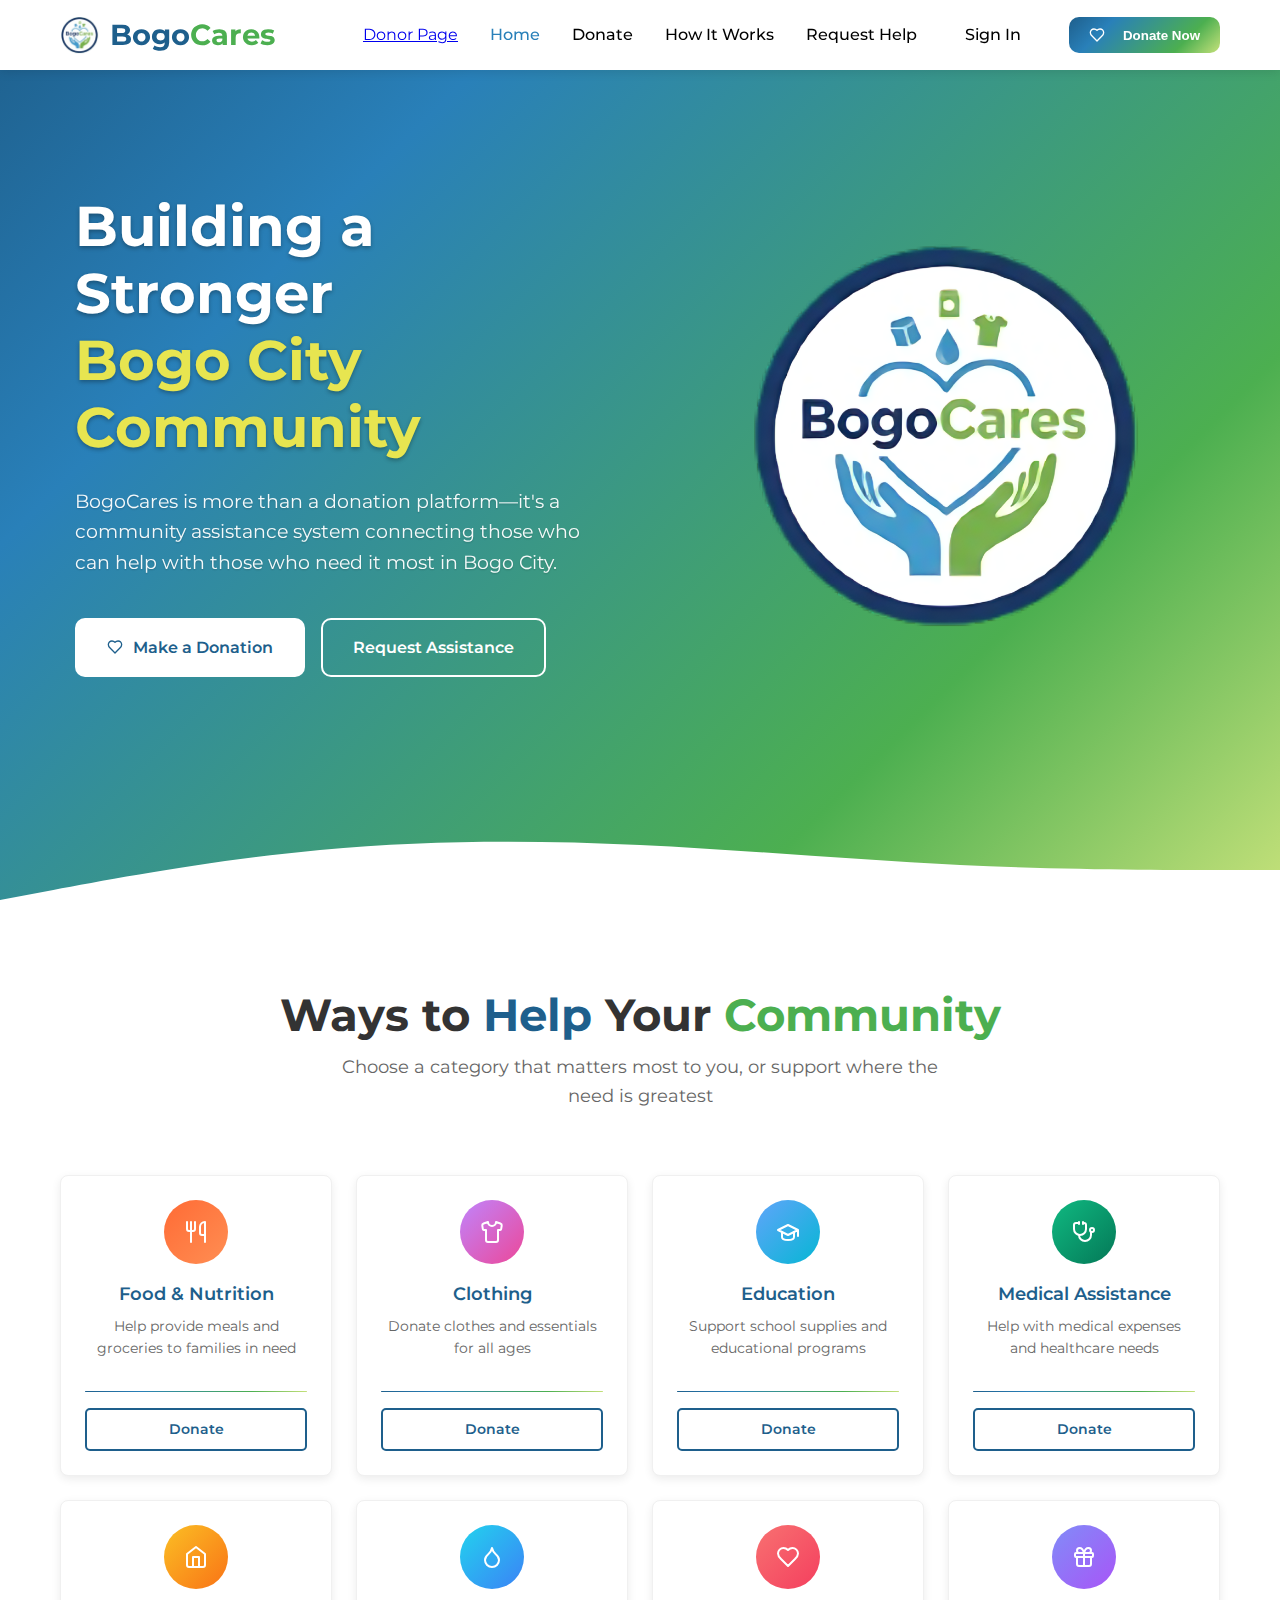
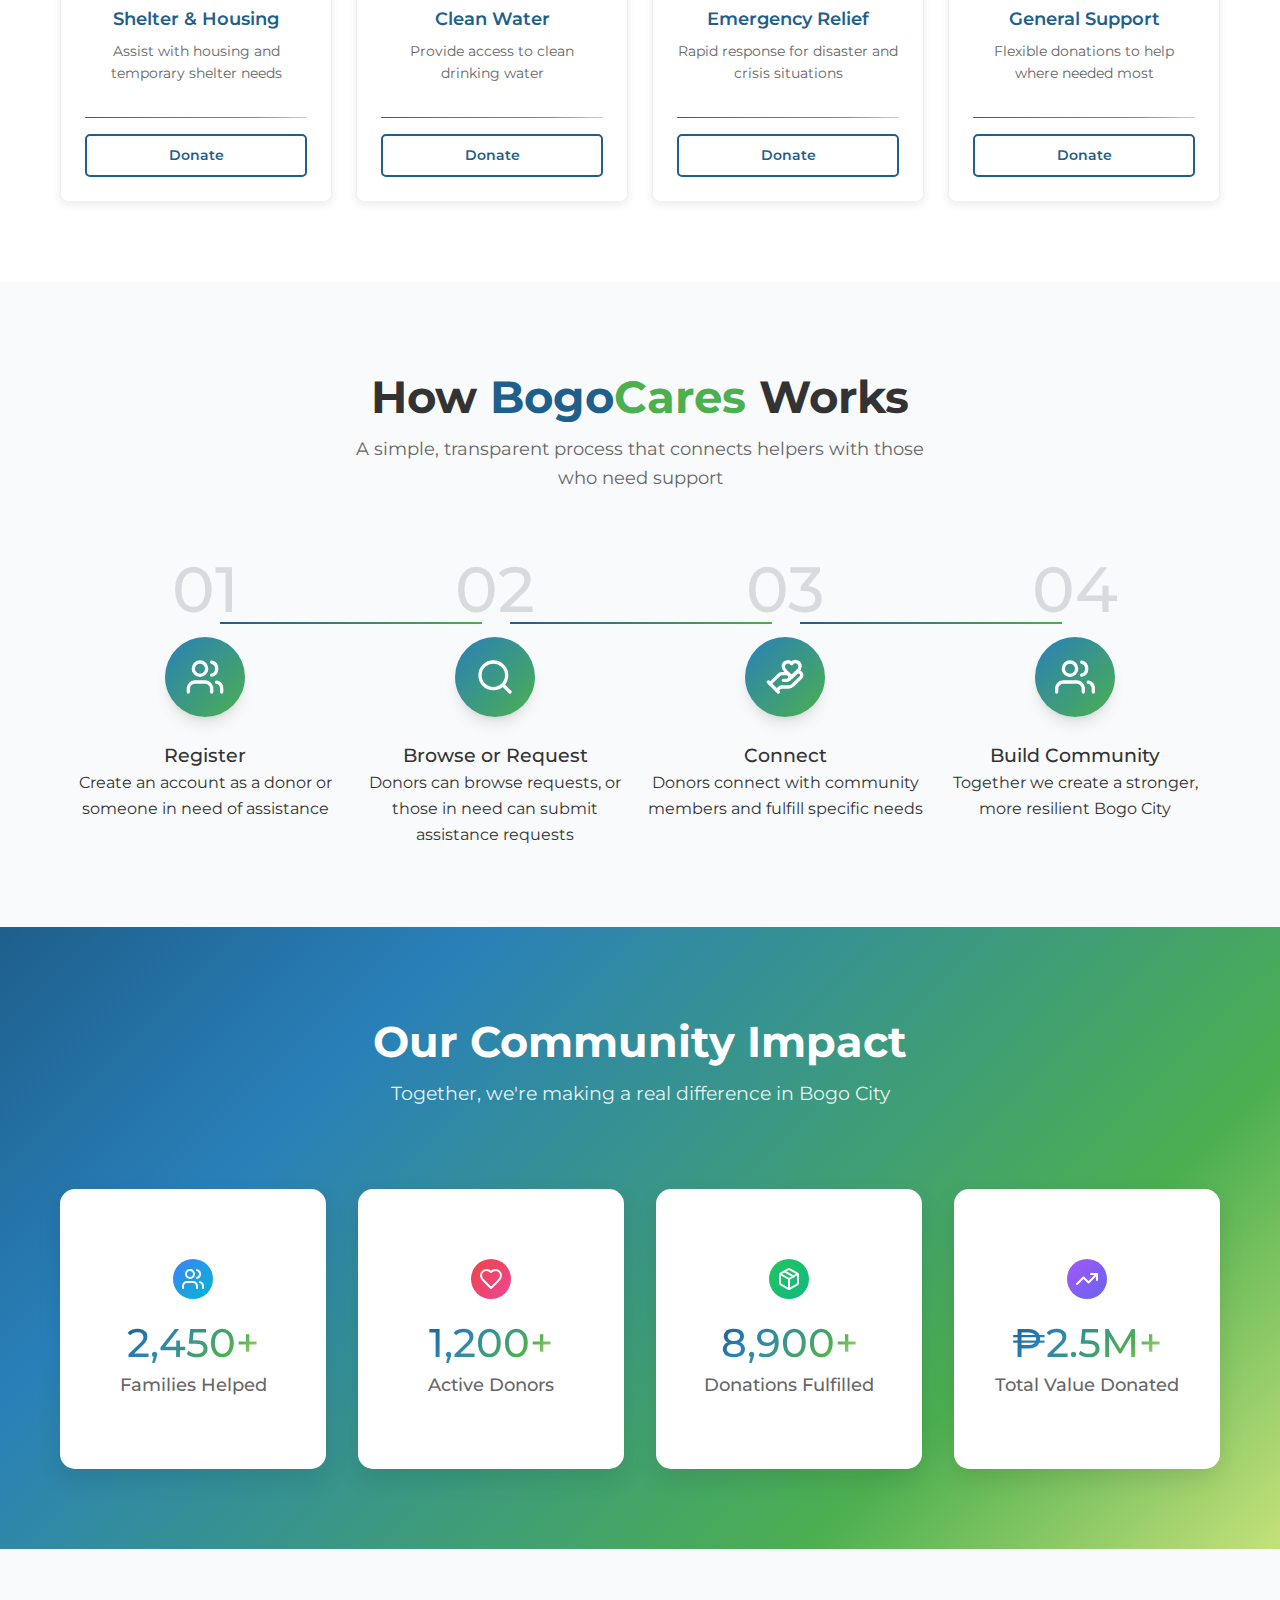
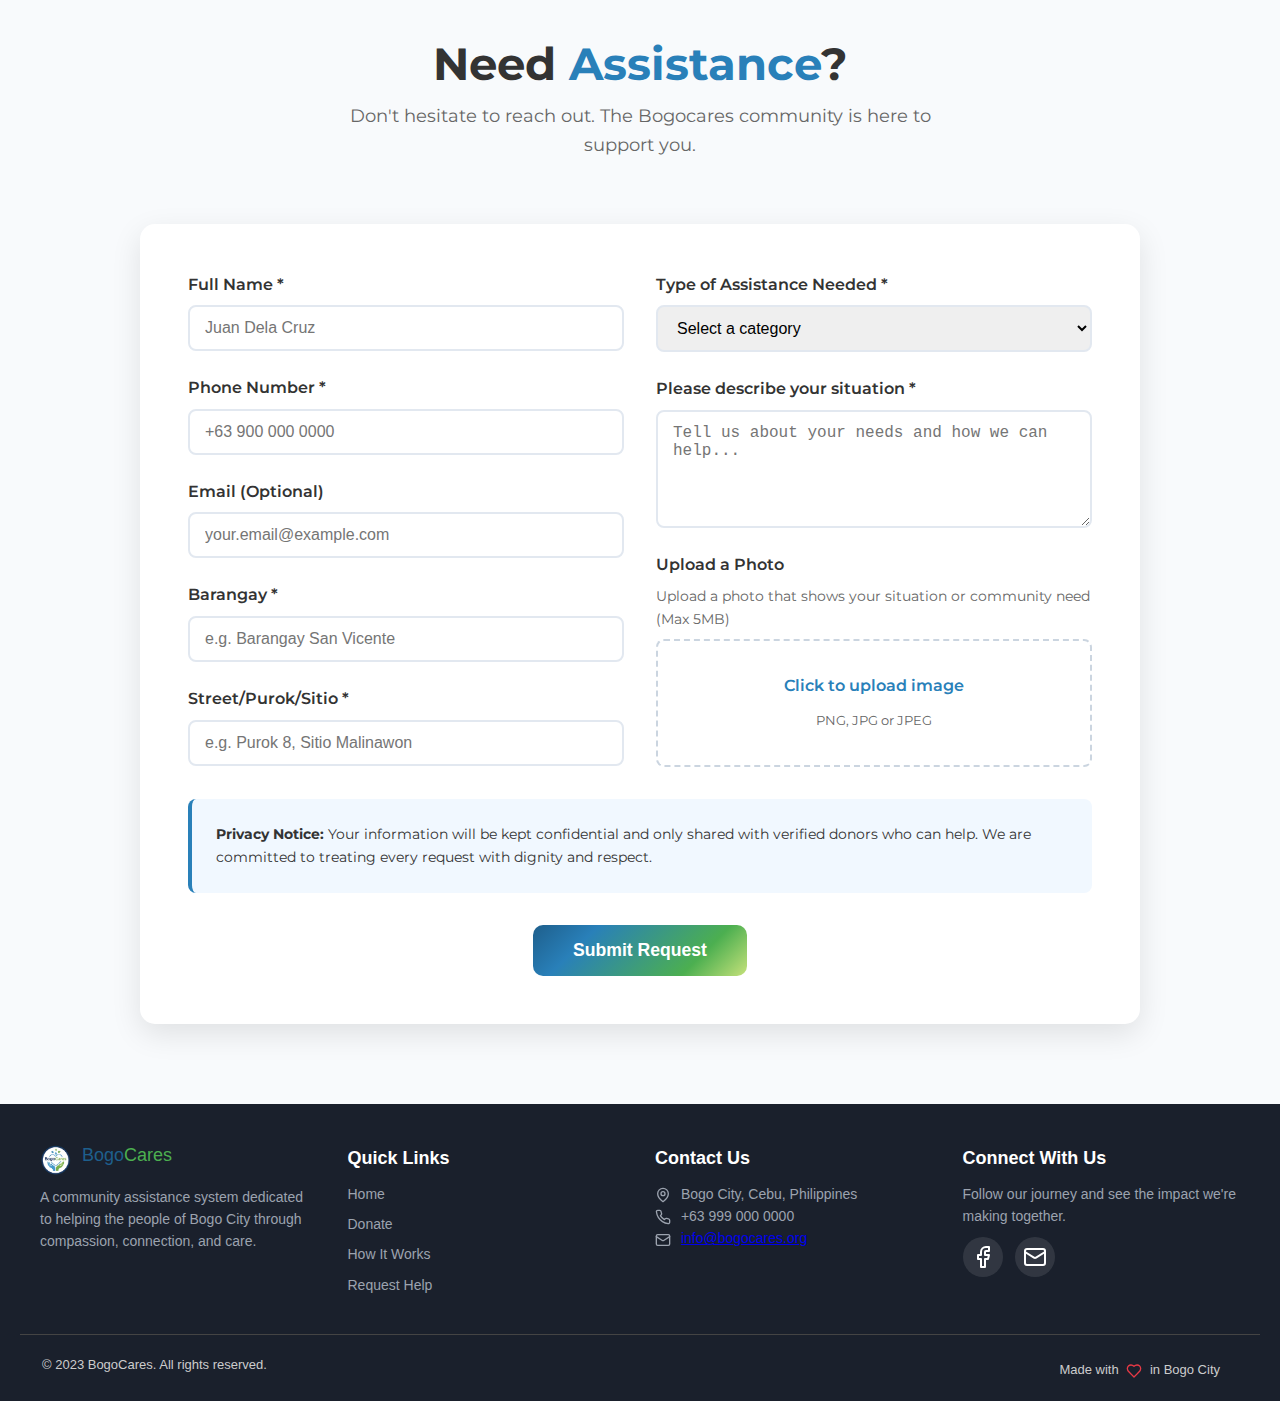
<file: Bogocares System/index.html>
<!DOCTYPE html>
<html lang="en">
<head>
    <meta charset="UTF-8">
    <meta name="viewport" content="width=device-width, initial-scale=1.0">
    <title>BogoCares - Building a Stronger Community</title><link href="https://fonts.googleapis.com/css2?family=Montserrat:wght@400;500;600;700&display=swap" rel="stylesheet">
    <link rel="stylesheet" href="style.css">
    <link rel="stylesheet" href="flex.css">
   

</head>
<body>
    <!-- Navigation -->
    <nav class="navbar">
        <div class="nav-container">
            <div class="nav-logo">
             <a href="#" class="logo">
    <img src="images/logo.png" alt="BogoCares Logo">
    <span class="logo-text">Bogo<span>Cares</span></span>
</a>
            </div>
            <div class="nav-menu">
              <!-- Link to donor page -->
<a href="donor.html" class="donor-page-link">Donor Page</a>

                <a href="#" class="nav-link active">Home</a>
            <a href="#" class="nav-link donate-link" onclick="scrollToWaysToHelp(event)">Donate</a>
               <a href="#how-it-works" class="nav-link">How It Works</a>
                <a href="#request-help" class="nav-link">Request Help</a>
            <a href="#" class="nav-link sign-in-link" onclick="openModal()">Sign In</a>
            <button class="donate-btn" onclick="openModal()">Donate Now</button>

            </div>
            <div class="hamburger">
                <span></span>
                <span></span>
                <span></span>
            </div>
        </div>
    </nav>
<!-- Hero Section -->
<section class="hero">
  <div class="hero-container">
    <div class="hero-content-with-logo">
      <div class="hero-text">
        <h1 class="hero-title">
          Building a Stronger<br><span>Bogo City Community</span>
        </h1>
        <p class="hero-description">
          BogoCares is more than a donation platform—it's a community assistance system connecting those who can help with those who need it most in Bogo City.
        </p>
        <div class="hero-buttons">
         <a href="#" class="btn btn-primary" onclick="openModalTo('donate')">Make a Donation</a>
<a href="#" class="btn btn-secondary" onclick="openModalTo('request')">Request Assistance</a>

        </div>
      </div>
      <div class="hero-logo">
        <img src="images/logo (1).png" alt="BogoCares Community">
      </div>
    </div>
  </div>
       
     <!-- Wavy Divider -->
  <div class="wavy-divider">
    <svg viewBox="0 0 1440 120" preserveAspectRatio="none">
      <path d="M0 120L60 110C120 100 240 80 360 70C480 60 600 60 720 65C840 70 960 80 1080 85C1200 90 1320 90 1380 90L1440 90V120H1380C1320 120 1200 120 1080 120C960 120 840 120 720 120C600 120 480 120 360 120C240 120 120 120 60 120H0Z" fill="white"></path>
    </svg>
  </div>
</section>


   <!--ways to help -->

<section id="ways-to-help" class="ways-to-help">
    <div class="container">
        <h2 class="section-title">Ways to <span class="help">Help</span> Your <span class="community">Community</span></h2>
        <p class="section-subtitle">Choose a category that matters most to you, or support where the need is greatest</p>
       <section class="ways-to-help-section"> <!-- REMOVED THE DUPLICATE ID -->
    <div class="help-options">
    </div>
</section>
        
      <!-- Donation Categories Grid -->
<div class="categories-grid">
    <div class="category-card">
        <div class="category-icon food-icon">
            <svg xmlns="http://www.w3.org/2000/svg" width="24" height="24" viewBox="0 0 24 24" fill="none" stroke="currentColor" stroke-width="2" stroke-linecap="round" stroke-linejoin="round">
                <path d="M3 2v7c0 1.1.9 2 2 2h4a2 2 0 0 0 2-2V2"/>
                <path d="M7 2v20"/>
                <path d="M21 15V2v0a5 5 0 0 0-5 5v6c0 1.1.9 2 2 2h3Zm0 0v7"/>
            </svg>
        </div>
        <h3 class="category-title">Food & Nutrition</h3>
        <p class="category-description">Help provide meals and groceries to families in need</p>
        <div class="category-divider"></div>
        <a href="#" class="category-donate-btn">Donate</a>
    </div>
    
    <div class="category-card">
        <div class="category-icon clothing-icon">
            <svg xmlns="http://www.w3.org/2000/svg" width="24" height="24" viewBox="0 0 24 24" fill="none" stroke="currentColor" stroke-width="2" stroke-linecap="round" stroke-linejoin="round">
                <path d="M20.38 3.46 16 2a4 4 0 0 1-8 0L3.62 3.46a2 2 0 0 0-1.34 2.23l.58 3.47a1 1 0 0 0 .99.84H6v10c0 1.1.9 2 2 2h8a2 2 0 0 0 2-2V10h2.15a1 1 0 0 0 .99-.84l.58-3.47a2 2 0 0 0-1.34-2.23z"/>
            </svg>
        </div>
        <h3 class="category-title">Clothing</h3>
        <p class="category-description">Donate clothes and essentials for all ages</p>
        <div class="category-divider"></div>
        <a href="#" class="category-donate-btn">Donate</a>
    </div>
    
   <div class="category-card">
    <div class="category-icon education-icon">
        <svg xmlns="http://www.w3.org/2000/svg" width="24" height="24" viewBox="0 0 24 24" fill="none" stroke="currentColor" stroke-width="2" stroke-linecap="round" stroke-linejoin="round">
            <path d="M22 10v6M2 10l10-5 10 5-10 5z"/>
            <path d="M6 12v5c0 2 2 3 6 3s6-1 6-3v-5"/>
        </svg>
    </div>
    <h3 class="category-title">Education</h3>
    <p class="category-description">Support school supplies and educational programs</p>
    <div class="category-divider"></div>
    <a href="#" class="category-donate-btn">Donate</a>
</div>

  <div class="category-card">
    <div class="category-icon medical-icon">
        <svg xmlns="http://www.w3.org/2000/svg" width="24" height="24" viewBox="0 0 24 24" fill="none" stroke="currentColor" stroke-width="2" stroke-linecap="round" stroke-linejoin="round">
            <path d="M11 2v2"/>
            <path d="M7 2v2"/>
            <path d="M7 3H4a2 2 0 0 0-2 2v4a6 6 0 0 0 12 0V5a2 2 0 0 0-2-2h-1"/>
            <path d="M7 15a6 6 0 0 0 12 0v-3"/>
            <circle cx="20" cy="10" r="2"/>
        </svg>
    </div>
    <h3 class="category-title">Medical Assistance</h3>
    <p class="category-description">Help with medical expenses and healthcare needs</p>
    <div class="category-divider"></div>
    <a href="#" class="category-donate-btn">Donate</a>
</div>
    
    <div class="category-card">
        <div class="category-icon shelter-icon">
            <svg xmlns="http://www.w3.org/2000/svg" width="24" height="24" viewBox="0 0 24 24" fill="none" stroke="currentColor" stroke-width="2" stroke-linecap="round" stroke-linejoin="round">
                <path d="M3 9l9-7 9 7v11a2 2 0 0 1-2 2H5a2 2 0 0 1-2-2z"/>
                <polyline points="9 22 9 12 15 12 15 22"/>
            </svg>
        </div>
        <h3 class="category-title">Shelter & Housing</h3>
        <p class="category-description">Assist with housing and temporary shelter needs</p>
        <div class="category-divider"></div>
        <a href="#" class="category-donate-btn">Donate</a>
    </div>
    
  <div class="category-card">
    <div class="category-icon water-icon">
        <svg xmlns="http://www.w3.org/2000/svg" width="24" height="24" viewBox="0 0 24 24" fill="none" stroke="currentColor" stroke-width="2" stroke-linecap="round" stroke-linejoin="round">
            <path d="M12 22a7 7 0 0 0 7-7c0-2-1-3.9-3-5.5s-3.5-4-4-6.5c-.5 2.5-2 4.9-4 6.5C6 11.1 5 13 5 15a7 7 0 0 0 7 7z"/>
        </svg>
    </div>
    <h3 class="category-title">Clean Water</h3>
    <p class="category-description">Provide access to clean drinking water</p>
    <div class="category-divider"></div>
    <a href="#" class="category-donate-btn">Donate</a>
</div>
    
   <div class="category-card">
    <div class="category-icon emergency-icon">
        <svg xmlns="http://www.w3.org/2000/svg" width="24" height="24" viewBox="0 0 24 24" fill="none" stroke="currentColor" stroke-width="2" stroke-linecap="round" stroke-linejoin="round">
            <path d="M19 14c1.49-1.46 3-3.21 3-5.5A5.5 5.5 0 0 0 16.5 3c-1.76 0-3 .5-4.5 2-1.5-1.5-2.74-2-4.5-2A5.5 5.5 0 0 0 2 8.5c0 2.3 1.5 4.05 3 5.5l7 7Z"/>
        </svg>
    </div>
    <h3 class="category-title">Emergency Relief</h3>
    <p class="category-description">Rapid response for disaster and crisis situations</p>
    <div class="category-divider"></div>
    <a href="#" class="category-donate-btn">Donate</a>
</div>
    
  <div class="category-card">
    <div class="category-icon general-icon">
        <svg xmlns="http://www.w3.org/2000/svg" width="24" height="24" viewBox="0 0 24 24" fill="none" stroke="currentColor" stroke-width="2" stroke-linecap="round" stroke-linejoin="round">
            <rect x="3" y="8" width="18" height="4" rx="1"/>
            <path d="M12 8v13"/>
            <path d="M19 12v7a2 2 0 0 1-2 2H7a2 2 0 0 1-2-2v-7"/>
            <path d="M7.5 8a2.5 2.5 0 0 1 0-5A4.8 8 0 0 1 12 8a4.8 8 0 0 1 4.5-5 2.5 2.5 0 0 1 0 5"/>
        </svg>
    </div>
    <h3 class="category-title">General Support</h3>
    <p class="category-description">Flexible donations to help where needed most</p>
    <div class="category-divider"></div>
    <a href="#" class="category-donate-btn">Donate</a>
</div>
</div>
    </div>
</section>


<!-- How It Works Section -->
<section id="how-it-works" class="how-it-works">
    <div class="container">
        <h2 class="section-title">How <span class="bogo">Bogo</span><span class="cares">Cares</span> Works</h2>
        <p class="section-subtitle">A simple, transparent process that connects helpers with those who need support</p>
        
        <div class="process-flow">
            <div class="process-step">
                <div class="step-number-above">01</div>
                <div class="step-circle">
                    <svg xmlns="http://www.w3.org/2000/svg" width="24" height="24" viewBox="0 0 24 24" fill="none" stroke="currentColor" stroke-width="2" stroke-linecap="round" stroke-linejoin="round">
                        <path d="M16 21v-2a4 4 0 0 0-4-4H6a4 4 0 0 0-4 4v2"/>
                        <circle cx="9" cy="7" r="4"/>
                        <path d="M22 21v-2a4 4 0 0 0-3-3.87"/>
                        <path d="M16 3.13a4 4 0 0 1 0 7.75"/>
                    </svg>
                </div>
                <h3 class="step-title">Register</h3>
                <p class="step-description">Create an account as a donor or someone in need of assistance</p>
            </div>
            
            <div class="process-step">
                <div class="step-number-above">02</div>
                <div class="step-circle">
                    <svg xmlns="http://www.w3.org/2000/svg" width="24" height="24" viewBox="0 0 24 24" fill="none" stroke="currentColor" stroke-width="2" stroke-linecap="round" stroke-linejoin="round">
                        <circle cx="11" cy="11" r="8"/>
                        <path d="m21 21-4.3-4.3"/>
                    </svg>
                </div>
                <h3 class="step-title">Browse or Request</h3>
                <p class="step-description">Donors can browse requests, or those in need can submit assistance requests</p>
            </div>

            <div class="process-step">
                <div class="step-number-above">03</div>
                <div class="step-circle">
                    <svg xmlns="http://www.w3.org/2000/svg" width="24" height="24" viewBox="0 0 24 24" fill="none" stroke="currentColor" stroke-width="2" stroke-linecap="round" stroke-linejoin="round" class="lucide lucide-hand-heart">
                        <path d="M11 14h2a2 2 0 1 0 0-4h-3c-.6 0-1.1.2-1.4.6L3 16"/>
                        <path d="m7 20 1.6-1.4c.3-.4.8-.6 1.4-.6h4c1.1 0 2.1-.4 2.8-1.2l4.6-4.4a2 2 0 0 0-2.75-2.91l-4.2 3.9"/>
                        <path d="m2 15 6 6"/>
                        <path d="M19.5 8.5c.7-.7 1.5-1.6 1.5-2.7A2.73 2.73 0 0 0 16 4a2.78 2.78 0 0 0-5 1.8c0 1.2.8 2 1.5 2.8L16 12Z"/>
                    </svg>
                </div>
                <h3 class="step-title">Connect</h3>
                <p class="step-description">Donors connect with community members and fulfill specific needs</p>
            </div>

            <div class="process-step">
                <div class="step-number-above">04</div>
                <div class="step-circle">
                    <svg xmlns="http://www.w3.org/2000/svg" width="24" height="24" viewBox="0 0 24 24" fill="none" stroke="currentColor" stroke-width="2" stroke-linecap="round" stroke-linejoin="round">
                        <path d="M17 21v-2a4 4 0 0 0-4-4H5a4 4 0 0 0-4 4v2"/>
                        <circle cx="9" cy="7" r="4"/>
                        <path d="M23 21v-2a4 4 0 0 0-3-3.87"/>
                        <path d="M16 3.13a4 4 0 0 1 0 7.75"/>
                    </svg>
                </div>
                <h3 class="step-title">Build Community</h3>
                <p class="step-description">Together we create a stronger, more resilient Bogo City</p>
            </div>
        </div>
    </div>
</section>

<!-- Our Community Impact Section -->
<section class="community-impact">
    <div class="container">
        <h2 class="section-title">Our Community Impact</h2>
        <p class="section-subtitle">Together, we're making a real difference in Bogo City</p>
        
        <div class="impact-stats">
            <div class="stat-item">
                <div class="stat-icon">
                    <div class="icon-circle blue">
                        <svg xmlns="http://www.w3.org/2000/svg" width="24" height="24" viewBox="0 0 24 24" fill="none" stroke="currentColor" stroke-width="2" stroke-linecap="round" stroke-linejoin="round" class="lucide lucide-users">
                            <path d="M16 21v-2a4 4 0 0 0-4-4H6a4 4 0 0 0-4 4v2"/>
                            <circle cx="9" cy="7" r="4"/>
                            <path d="M22 21v-2a4 4 0 0 0-3-3.87"/>
                            <path d="M16 3.13a4 4 0 0 1 0 7.75"/>
                        </svg>
                    </div>
                </div>
                <div class="stat-number">2,450+</div>
                <div class="stat-label">Families Helped</div>
            </div>
            <div class="stat-item">
                <div class="stat-icon">
                    <div class="icon-circle red">
                        <svg xmlns="http://www.w3.org/2000/svg" width="24" height="24" viewBox="0 0 24 24" fill="none" stroke="currentColor" stroke-width="2" stroke-linecap="round" stroke-linejoin="round" class="lucide lucide-heart">
                            <path d="M19 14c1.49-1.46 3-3.21 3-5.5A5.5 5.5 0 0 0 16.5 3c-1.76 0-3 .5-4.5 2-1.5-1.5-2.74-2-4.5-2A5.5 5.5 0 0 0 2 8.5c0 2.3 1.5 4.05 3 5.5l7 7Z"/>
                        </svg>
                    </div>
                </div>
                <div class="stat-number">1,200+</div>
                <div class="stat-label">Active Donors</div>
            </div>
            <div class="stat-item">
                <div class="stat-icon">
                    <div class="icon-circle green">
                        <svg xmlns="http://www.w3.org/2000/svg" width="24" height="24" viewBox="0 0 24 24" fill="none" stroke="currentColor" stroke-width="2" stroke-linecap="round" stroke-linejoin="round" class="lucide lucide-package">
                            <path d="m7.5 4.27 9 5.15"/>
                            <path d="M21 8a2 2 0 0 0-1-1.73l-7-4a2 2 0 0 0-2 0l-7 4A2 2 0 0 0 3 8v8a2 2 0 0 0 1 1.73l7 4a2 2 0 0 0 2 0l7-4A2 2 0 0 0 21 16Z"/>
                            <path d="m3.3 7 8.7 5 8.7-5"/>
                            <path d="M12 22V12"/>
                        </svg>
                    </div>
                </div>
                <div class="stat-number">8,900+</div>
                <div class="stat-label">Donations Fulfilled</div>
            </div>
            <div class="stat-item">
                <div class="stat-icon">
                    <div class="icon-circle purple">
                        <svg xmlns="http://www.w3.org/2000/svg" width="24" height="24" viewBox="0 0 24 24" fill="none" stroke="currentColor" stroke-width="2" stroke-linecap="round" stroke-linejoin="round" class="lucide lucide-trending-up">
                            <polyline points="22 7 13.5 15.5 8.5 10.5 2 17"/>
                            <polyline points="16 7 22 7 22 13"/>
                        </svg>
                    </div>
                </div>
                <div class="stat-number">₱2.5M+</div>
                <div class="stat-label">Total Value Donated</div>
            </div>
        </div>
    </div>
</section>


<!-- Request Assistance Section -->
<section id="request-help" class="request-assistance">
    <div class="container">
        <div class="request-header">
            <h2 class="section-title">Need <span class="blue-text">Assistance</span>?</h2>
            <p class="section-subtitle">Don't hesitate to reach out. The Bogocares community is here to support you.</p>
        </div>

        <form class="assistance-form">
    

        <form class="assistance-form">
            <div class="form-grid">
                <!-- Left Column -->
                <div class="form-column">
                    <div class="form-group">
                        <label for="fullname">Full Name *</label>
                        <input type="text" id="fullname" placeholder="Juan Dela Cruz" required>
                    </div>

                    <div class="form-group">
                        <label for="phone">Phone Number *</label>
                        <input type="tel" id="phone" placeholder="+63 900 000 0000" required>
                    </div>

                    <div class="form-group">
                        <label for="email">Email (Optional)</label>
                        <input type="email" id="email" placeholder="your.email@example.com">
                    </div>

                    <div class="form-group">
                        <label for="barangay">Barangay *</label>
                        <input type="text" id="barangay" placeholder="e.g. Barangay San Vicente" required>
                    </div>

                    <div class="form-group">
                        <label for="street">Street/Purok/Sitio *</label>
                        <input type="text" id="street" placeholder="e.g. Purok 8, Sitio Malinawon" required>
                    </div>
                </div>

                <!-- Right Column -->
                <div class="form-column">
                    <div class="form-group">
                        <label for="assistance-type">Type of Assistance Needed *</label>
                        <select id="assistance-type" required>
                            <option value="">Select a category</option>
                            <option value="food">Food & Groceries</option>
                            <option value="medical">Medical Assistance</option>
                            <option value="education">Education Support</option>
                            <option value="shelter">Shelter/Housing</option>
                            <option value="utilities">Utility Bills</option>
                            <option value="other">Other</option>
                        </select>
                    </div>

                    <div class="form-group">
                        <label for="description">Please describe your situation *</label>
                        <textarea id="description" rows="5" placeholder="Tell us about your needs and how we can help..." required></textarea>
                    </div>

                    <div class="form-group">
                        <label>Upload a Photo</label>
                        <p class="upload-subtitle">Upload a photo that shows your situation or community need (Max 5MB)</p>
                        <div class="upload-area">
                            <div class="upload-placeholder">
                                <span>Click to upload image</span>
                                <small>PNG, JPG or JPEG</small>
                            </div>
                            <input type="file" id="photo-upload" accept=".png,.jpg,.jpeg" hidden>
                        </div>
                    </div>
                </div>
            </div>

            <div class="privacy-notice">
                <p><strong>Privacy Notice:</strong> Your information will be kept confidential and only shared with verified donors who can help. We are committed to treating every request with dignity and respect.</p>
            </div>

            <button type="submit" class="submit-btn">Submit Request</button>
        </form>
    </div>
</section>



<footer class="footer">
  <div class="footer-container">
   <div class="footer-section about">
 <div class="brand-logo">
  <img src="images/logo (1).png" alt="BogoCares Logo" class="logo-img">
  <h3><span class="bogo">Bogo</span><span class="cares">Cares</span></h3>
</div>
  <p>A community assistance system <span> dedicated to helping the people of </span>Bogo City through compassion, connection, and care.</p>
</div>


    <div class="footer-section links">
      <h3>Quick Links</h3>
      <ul>
        <li><a href="/">Home</a></li>
        <li><a href="/donate">Donate</a></li>
        <ul>
  <li><a href="#how-it-works">How It Works</a></li>
</ul>

        <li><a href="/request-help">Request Help</a></li>
      </ul>
    </div>

    <div class="footer-section contact">
      <h3>Contact Us</h3>
      <p>
        <svg class="contact-icon" xmlns="http://www.w3.org/2000/svg" width="16" height="16" viewBox="0 0 24 24" fill="none" stroke="currentColor" stroke-width="2" stroke-linecap="round" stroke-linejoin="round">
          <path d="M20 10c0 6-8 12-8 12s-8-6-8-12a8 8 0 0 1 16 0Z"/>
          <circle cx="12" cy="10" r="3"/>
        </svg>
        Bogo City, Cebu, Philippines
      </p>
      <p>
        <svg class="contact-icon" xmlns="http://www.w3.org/2000/svg" width="16" height="16" viewBox="0 0 24 24" fill="none" stroke="currentColor" stroke-width="2" stroke-linecap="round" stroke-linejoin="round">
          <path d="M22 16.92v3a2 2 0 0 1-2.18 2 19.79 19.79 0 0 1-8.63-3.07 19.5 19.5 0 0 1-6-6 19.79 19.79 0 0 1-3.07-8.67A2 2 0 0 1 4.11 2h3a2 2 0 0 1 2 1.72 12.84 12.84 0 0 0 .7 2.81 2 2 0 0 1-.45 2.11L8.09 9.91a16 16 0 0 0 6 6l1.27-1.27a2 2 0 0 1 2.11-.45 12.84 12.84 0 0 0 2.81.7A2 2 0 0 1 22 16.92z"/>
        </svg>
        +63 999 000 0000
      </p>
      <p>
        <svg class="contact-icon" xmlns="http://www.w3.org/2000/svg" width="16" height="16" viewBox="0 0 24 24" fill="none" stroke="currentColor" stroke-width="2" stroke-linecap="round" stroke-linejoin="round">
          <rect width="20" height="16" x="2" y="4" rx="2"/>
          <path d="m22 7-8.97 5.7a1.94 1.94 0 0 1-2.06 0L2 7"/>
        </svg>
        <a href="mailto:info@bogocares.org">info@bogocares.org</a>
      </p>
    </div>

    <div class="footer-section social">
      <h3>Connect With Us</h3>
      <p>Follow our journey and see the impact we're making together.</p>
     <div class="social-icons">
  <a href="#" class="social-icon" aria-label="Facebook">
    <div class="icon-circle">
      <svg xmlns="http://www.w3.org/2000/svg" width="20" height="20" viewBox="0 0 24 24" fill="none" stroke="currentColor" stroke-width="2" stroke-linecap="round" stroke-linejoin="round">
        <path d="M18 2h-3a5 5 0 0 0-5 5v3H7v4h3v8h4v-8h3l1-4h-4V7a1 1 0 0 1 1-1h3z"/>
      </svg>
    </div>
  </a>
  <a href="#" class="social-icon" aria-label="Email">
    <div class="icon-circle">
      <svg xmlns="http://www.w3.org/2000/svg" width="20" height="20" viewBox="0 0 24 24" fill="none" stroke="currentColor" stroke-width="2" stroke-linecap="round" stroke-linejoin="round">
        <rect width="20" height="16" x="2" y="4" rx="2"/>
        <path d="m22 7-8.97 5.7a1.94 1.94 0 0 1-2.06 0L2 7"/>
      </svg>
    </div>
  </a>
</div>
    </div>
  </div>
<div class="footer-bottom">
  <div class="footer-bottom-content">
    <p class="footer-left">© 2023 BogoCares. All rights reserved.</p>
    <p class="footer-right" style="margin-top: 10px !important;">
      Made with 
      <svg xmlns="http://www.w3.org/2000/svg" width="16" height="16" viewBox="0 0 24 24" fill="none" stroke="currentColor" stroke-width="2" stroke-linecap="round" stroke-linejoin="round" class="heart-icon">
        <path d="M19 14c1.49-1.46 3-3.21 3-5.5A5.5 5.5 0 0 0 16.5 3c-1.76 0-3 .5-4.5 2-1.5-1.5-2.74-2-4.5-2A5.5 5.5 0 0 0 2 8.5c0 2.3 1.5 4.05 3 5.5l7 7Z"/>
      </svg> in Bogo City
    </p>
  </div>
</div>
</div>
</div>
</footer>




<!-- Modal Overlay -->
<div id="modal-overlay" class="modal-overlay">
  <div class="modal">
    <div class="modal-header">
      <h2>
        Welcome to <span class="bogo">Bogo</span><span class="cares">Cares</span><br>
        <span class="subtitle">Sign in to your account or create a new one to get started</span>
      </h2>
      <button class="close-modal" onclick="closeModal()">×</button>
    </div>

    <!-- Tabs -->
    <div class="modal-tabs">
      <button class="tab-button active" data-tab="signin">Sign In</button>
      <button class="tab-button" data-tab="signup">Sign Up</button>
    </div>

   

    <!-- Sign In Form -->
    <form class="modal-form active" id="signin-form">
      <label for="signin-email">Email</label>
      <div class="input-container">
        <svg class="input-icon" xmlns="http://www.w3.org/2000/svg" width="24" height="24" viewBox="0 0 24 24" fill="none" stroke="currentColor" stroke-width="2" stroke-linecap="round" stroke-linejoin="round">
          <path d="M4 4h16c1.1 0 2 .9 2 2v12c0 1.1-.9 2-2 2H4c-1.1 0-2-.9-2-2V6c0-1.1.9-2 2-2z"></path>
          <polyline points="22,6 12,13 2,6"></polyline>
        </svg>
        <input type="email" id="signin-email" placeholder="your.email@example.com" required>
      </div>

      <label for="signin-password">Password</label>
      <div class="input-container">
        <svg class="input-icon" xmlns="http://www.w3.org/2000/svg" width="24" height="24" viewBox="0 0 24 24" fill="none" stroke="currentColor" stroke-width="2" stroke-linecap="round" stroke-linejoin="round">
          <rect x="3" y="11" width="18" height="11" rx="2" ry="2"></rect>
          <path d="M7 11V7a5 5 0 0 1 10 0v4"></path>
        </svg>
        <input type="password" id="signin-password" placeholder="••••••••" required>
      </div>

      <a href="#" class="forgot-password">Forgot password?</a>

        <button type="submit" class="modal-submit">Sign In</button>

    </form>




    
    <!-- Sign Up Form -->
<!-- Sign Up Form -->
<form class="modal-form" id="signup-form">
  <div class="signup-actions">
    <p class="action-label">I want to</p>
    <p class="action-note">This option can be changed anytime.</p>
    <div class="modal-actions">
     <button type="button" class="action-button donate" data-choice="donate">
       <div class="button-content">
         <svg class="action-icon" xmlns="http://www.w3.org/2000/svg" width="24" height="24" viewBox="0 0 24 24" fill="none" stroke="currentColor" stroke-width="2" stroke-linecap="round" stroke-linejoin="round">
           <path d="M19 14c1.49-1.46 3-3.21 3-5.5A5.5 5.5 0 0 0 16.5 3c-1.76 0-3 .5-4.5 2-1.5-1.5-2.74-2-4.5-2A5.5 5.5 0 0 0 2 8.5c0 2.3 1.5 4.05 3 5.5l7 7Z"></path>
         </svg>
         <span class="button-text">Donate</span>
       </div>
     </button>

     <button type="button" class="action-button request" data-choice="request">
       <div class="button-content">
         <svg class="action-icon" xmlns="http://www.w3.org/2000/svg" width="24" height="24" viewBox="0 0 24 24" fill="none" stroke="currentColor" stroke-width="2" stroke-linecap="round" stroke-linejoin="round">
           <path d="M11 14h2a2 2 0 1 0 0-4h-3c-.6 0-1.1.2-1.4.6L3 16"></path>
           <path d="m7 20 1.6-1.4c.3-.4.8-.6 1.4-.6h4c1.1 0 2.1-.4 2.8-1.2l4.6-4.4a2 2 0 0 0-2.75-2.91l-4.2 3.9"></path>
           <path d="m2 15 6 6"></path>
           <path d="M19.5 8.5c.7-.7 1.5-1.6 1.5-2.7A2.73 2.73 0 0 0 16 4a2.78 2.78 0 0 0-5 1.8c0 1.2.8 2 1.5 2.8L16 12Z"></path>
         </svg>
         <span class="button-text">Request Assistance</span>
       </div>
     </button>
   </div>
 </div>



    <form class="modal-form" id="signup-form">
      <label for="fullname">Full Name</label>
      <div class="input-container">
        <svg class="input-icon" xmlns="http://www.w3.org/2000/svg" width="24" height="24" viewBox="0 0 24 24" fill="none" stroke="currentColor" stroke-width="2" stroke-linecap="round" stroke-linejoin="round">
          <path d="M19 21v-2a4 4 0 0 0-4-4H9a4 4 0 0 0-4 4v2"></path>
          <circle cx="12" cy="7" r="4"></circle>
        </svg>
        <input type="text" id="fullname" placeholder="Juan Dela Cruz" required>
      </div>

      <label for="signup-email">Email</label>
      <div class="input-container">
        <svg class="input-icon" xmlns="http://www.w3.org/2000/svg" width="24" height="24" viewBox="0 0 24 24" fill="none" stroke="currentColor" stroke-width="2" stroke-linecap="round" stroke-linejoin="round">
          <path d="M4 4h16c1.1 0 2 .9 2 2v12c0 1.1-.9 2-2 2H4c-1.1 0-2-.9-2-2V6c0-1.1.9-2 2-2z"></path>
          <polyline points="22,6 12,13 2,6"></polyline>
        </svg>
        <input type="email" id="signup-email" placeholder="your.email@example.com" required>
      </div>

      <label for="signup-phone">Phone Number</label>
      <div class="input-container">
        <svg class="input-icon" xmlns="http://www.w3.org/2000/svg" width="24" height="24" viewBox="0 0 24 24" fill="none" stroke="currentColor" stroke-width="2" stroke-linecap="round" stroke-linejoin="round">
          <path d="M22 16.92v3a2 2 0 0 1-2.18 2 19.79 19.79 0 0 1-8.63-3.07 19.5 19.5 0 0 1-6-6 19.79 19.79 0 0 1-3.07-8.67A2 2 0 0 1 4.11 2h3a2 2 0 0 1 2 1.72 12.84 12.84 0 0 0 .7 2.81 2 2 0 0 1-.45 2.11L8.09 9.91a16 16 0 0 0 6 6l1.27-1.27a2 2 0 0 1 2.11-.45 12.84 12.84 0 0 0 2.81.7A2 2 0 0 1 22 16.92z"></path>
        </svg>
        <input type="tel" id="signup-phone" placeholder="+63 900 000 0000" required>
      </div>

      <label for="signup-password">Password</label>
      <div class="input-container">
        <svg class="input-icon" xmlns="http://www.w3.org/2000/svg" width="24" height="24" viewBox="0 0 24 24" fill="none" stroke="currentColor" stroke-width="2" stroke-linecap="round" stroke-linejoin="round">
          <rect x="3" y="11" width="18" height="11" rx="2" ry="2"></rect>
          <path d="M7 11V7a5 5 0 0 1 10 0v4"></path>
        </svg>
        <input type="password" id="signup-password" placeholder="••••••••" required>
      </div>

      <label for="confirm-password">Confirm Password</label>
      <div class="input-container">
        <svg class="input-icon" xmlns="http://www.w3.org/2000/svg" width="24" height="24" viewBox="0 0 24 24" fill="none" stroke="currentColor" stroke-width="2" stroke-linecap="round" stroke-linejoin="round">
          <rect x="3" y="11" width="18" height="11" rx="2" ry="2"></rect>
          <path d="M7 11V7a5 5 0 0 1 10 0v4"></path>
        </svg>
        <input type="password" id="confirm-password" placeholder="••••••••" required>
      </div>

<div class="form-group upload-id">
  <label for="id-upload" class="form-label">Upload ID</label>
  <div class="upload-wrapper">
    <input type="file" id="id-upload" name="id-upload" class="file-upload" accept=".jpg,.jpeg,.png,.pdf">
    <svg xmlns="http://www.w3.org/2000/svg" class="upload-icon" width="20" height="20" viewBox="0 0 24 24" fill="none" stroke="currentColor" stroke-width="2" stroke-linecap="round" stroke-linejoin="round" aria-hidden="true">
      <path d="M21 15v4a2 2 0 0 1-2 2H5a2 2 0 0 1-2-2v-4"></path>
      <polyline points="17 8 12 3 7 8"></polyline>
      <line x1="12" y1="3" x2="12" y2="15"></line>
    </svg>
  </div>
</div>


      <button type="submit" class="modal-submit">Create Account</button>
    </form>

    <p class="modal-footer-text">
      By continuing, you agree to BogoCares' Terms of Service and Privacy Policy.
    </p>
  </div>
</div>
</form>



<script src="javascript.js"></script>

</body>
</html>
</file>
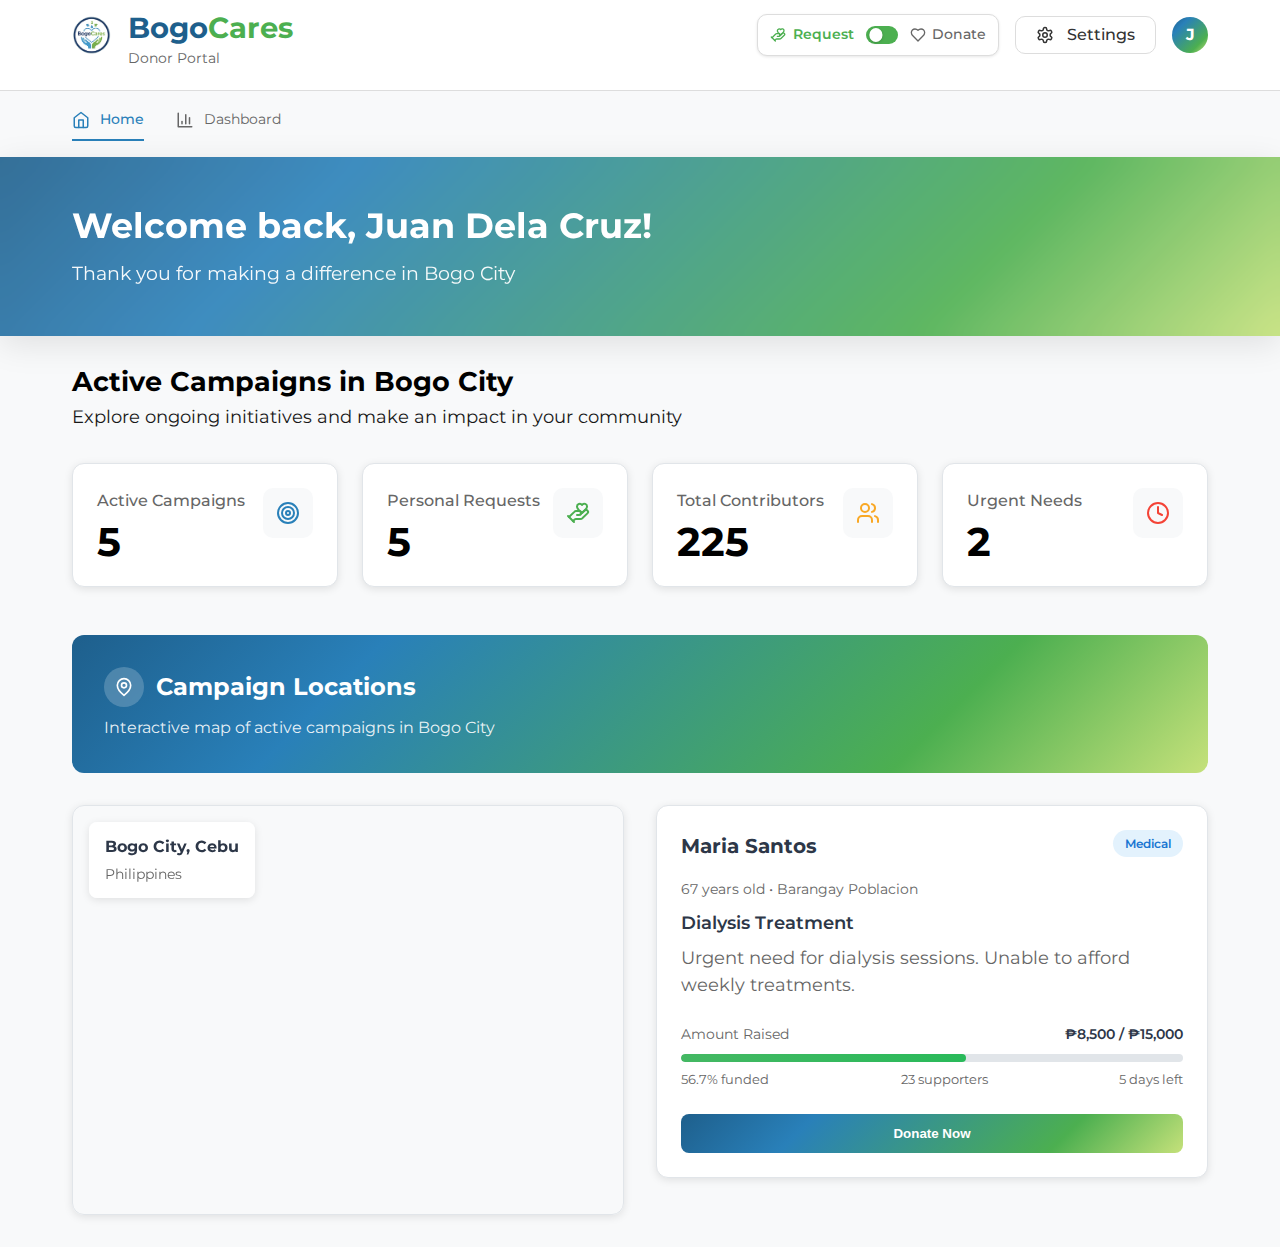
<file: Bogocares System/donor.html>
<!DOCTYPE html>
<html lang="en">
<head>
    <meta charset="UTF-8">
    <meta name="viewport" content="width=device-width, initial-scale=1.0">
    <title>Donor Portal - BogoCares</title>
     <link href="https://fonts.googleapis.com/css2?family=Montserrat:wght@400;500;600;700&display=swap" rel="stylesheet">
    <link rel="stylesheet" href="donorstyle.css">


</head>
<body>


   <header class="donor-header">
        <div class="header-container">
            <div class="logo-title">
                <img src="images/logo (1).png" alt="BogoCares logo" class="logo-img" />
                <div class="title-group">
                    <h1 class="site-title">
                        <span class="bogo">Bogo</span><span class="cares">Cares</span>
                    </h1>
                    <p class="portal-subtitle">Donor Portal</p>
                </div>
            </div>

            <!-- Desktop Navigation -->
            <nav class="header-nav">
                <!-- Toggle Switch with Labels and Icons -->
                <div class="switch-container">
                    <span class="switch-label active">
                        <svg class="switch-icon" xmlns="http://www.w3.org/2000/svg" width="24" height="24" viewBox="0 0 24 24" fill="none" stroke="currentColor" stroke-width="2" stroke-linecap="round" stroke-linejoin="round"> 
                            <path d="M11 14h2a2 2 0 1 0 0-4h-3c-.6 0-1.1.2-1.4.6L3 16"></path> 
                            <path d="m7 20 1.6-1.4c.3-.4.8-.6 1.4-.6h4c1.1 0 2.1-.4 2.8-1.2l4.6-4.4a2 2 0 0 0-2.75-2.91l-4.2 3.9"></path> 
                            <path d="m2 15 6 6"></path> 
                            <path d="M19.5 8.5c.7-.7 1.5-1.6 1.5-2.7A2.73 2.73 0 0 0 16 4a2.78 2.78 0 0 0-5 1.8c0 1.2.8 2 1.5 2.8L16 12Z"></path> 
                        </svg>
                        Request
                    </span>
                    <button class="toggle-switch" data-state="unchecked" aria-label="Toggle between Request and Donate">
                    </button>
                    <span class="switch-label inactive">
                        <svg class="switch-icon" xmlns="http://www.w3.org/2000/svg" width="24" height="24" viewBox="0 0 24 24" fill="none" stroke="currentColor" stroke-width="2" stroke-linecap="round" stroke-linejoin="round"> 
                            <path d="M19 14c1.49-1.46 3-3.21 3-5.5A5.5 5.5 0 0 0 16.5 3c-1.76 0-3 .5-4.5 2-1.5-1.5-2.74-2-4.5-2A5.5 5.5 0 0 0 2 8.5c0 2.3 1.5 4.05 3 5.5l7 7Z"></path> 
                        </svg>
                        Donate
                    </span>
                </div>
                
                <a href="#" class="nav-btn settings">
                    <svg class="action-icon" xmlns="http://www.w3.org/2000/svg" width="24" height="24" viewBox="0 0 24 24" fill="none" stroke="currentColor" stroke-width="2" stroke-linecap="round" stroke-linejoin="round">
                        <path d="M12.22 2h-.44a2 2 0 0 0-2 2v.18a2 2 0 0 1-1 1.73l-.43.25a2 2 0 0 1-2 0l-.15-.08a2 2 0 0 0-2.73.73l-.22.38a2 2 0 0 0 .73 2.73l.15.1a2 2 0 0 1 1 1.72v.51a2 2 0 0 1-1 1.74l-.15.09a2 2 0 0 0-.73 2.73l.22.38a2 2 0 0 0 2.73.73l.15-.08a2 2 0 0 1 2 0l.43.25a2 2 0 0 1 1 1.73V20a2 2 0 0 0 2 2h.44a2 2 0 0 0 2-2v-.18a2 2 0 0 1 1-1.73l.43-.25a2 2 0 0 1 2 0l.15.08a2 2 0 0 0 2.73-.73l.22-.39a2 2 0 0 0-.73-2.73l-.15-.08a2 2 0 0 1-1-1.74v-.5a2 2 0 0 1 1-1.74l.15-.09a2 2 0 0 0 .73-2.73l-.22-.38a2 2 0 0 0-2.73-.73l-.15.08a2 2 0 0 1-2 0l-.43-.25a2 2 0 0 1-1-1.73V4a2 2 0 0 0-2-2z"></path>
                        <circle cx="12" cy="12" r="3"></circle>
                    </svg>
                    Settings
                </a>
                <div class="profile-icon">J</div>
            </nav>

            <!-- Burger Menu Button (Mobile Only) -->
            <button class="burger-menu" aria-label="Toggle navigation menu">
                <span></span>
                <span></span>
                <span></span>
            </button>
        </div>
        
        <!-- Mobile Menu Overlay -->
        <div class="mobile-menu-overlay">
            <nav class="mobile-nav">
                <!-- Toggle Switch with Labels and Icons -->
                <div class="switch-container mobile-switch">
                    <span class="switch-label active">
                        <svg class="switch-icon" xmlns="http://www.w3.org/2000/svg" width="24" height="24" viewBox="0 0 24 24" fill="none" stroke="currentColor" stroke-width="2" stroke-linecap="round" stroke-linejoin="round"> 
                            <path d="M11 14h2a2 2 0 1 0 0-4h-3c-.6 0-1.1.2-1.4.6L3 16"></path> 
                            <path d="m7 20 1.6-1.4c.3-.4.8-.6 1.4-.6h4c1.1 0 2.1-.4 2.8-1.2l4.6-4.4a2 2 0 0 0-2.75-2.91l-4.2 3.9"></path> 
                            <path d="m2 15 6 6"></path> 
                            <path d="M19.5 8.5c.7-.7 1.5-1.6 1.5-2.7A2.73 2.73 0 0 0 16 4a2.78 2.78 0 0 0-5 1.8c0 1.2.8 2 1.5 2.8L16 12Z"></path> 
                        </svg>
                        Request
                    </span>
                    <button class="toggle-switch mobile-toggle" data-state="unchecked" aria-label="Toggle between Request and Donate">
                    </button>
                    <span class="switch-label inactive">
                        <svg class="switch-icon" xmlns="http://www.w3.org/2000/svg" width="24" height="24" viewBox="0 0 24 24" fill="none" stroke="currentColor" stroke-width="2" stroke-linecap="round" stroke-linejoin="round"> 
                            <path d="M19 14c1.49-1.46 3-3.21 3-5.5A5.5 5.5 0 0 0 16.5 3c-1.76 0-3 .5-4.5 2-1.5-1.5-2.74-2-4.5-2A5.5 5.5 0 0 0 2 8.5c0 2.3 1.5 4.05 3 5.5l7 7Z"></path> 
                        </svg>
                        Donate
                    </span>
                </div>
                
                <a href="#" class="nav-btn mobile-settings">
                    <svg class="action-icon" xmlns="http://www.w3.org/2000/svg" width="24" height="24" viewBox="0 0 24 24" fill="none" stroke="currentColor" stroke-width="2" stroke-linecap="round" stroke-linejoin="round">
                        <path d="M12.22 2h-.44a2 2 0 0 0-2 2v.18a2 2 0 0 1-1 1.73l-.43.25a2 2 0 0 1-2 0l-.15-.08a2 2 0 0 0-2.73.73l-.22.38a2 2 0 0 0 .73 2.73l.15.1a2 2 0 0 1 1 1.72v.51a2 2 0 0 1-1 1.74l-.15.09a2 2 0 0 0-.73 2.73l.22.38a2 2 0 0 0 2.73.73l.15-.08a2 2 0 0 1 2 0l.43.25a2 2 0 0 1 1 1.73V20a2 2 0 0 0 2 2h.44a2 2 0 0 0 2-2v-.18a2 2 0 0 1 1-1.73l.43-.25a2 2 0 0 1 2 0l.15.08a2 2 0 0 0 2.73-.73l.22-.39a2 2 0 0 0-.73-2.73l-.15-.08a2 2 0 0 1-1-1.74v-.5a2 2 0 0 1 1-1.74l.15-.09a2 2 0 0 0 .73-2.73l-.22-.38a2 2 0 0 0-2.73-.73l-.15.08a2 2 0 0 1-2 0l-.43-.25a2 2 0 0 1-1-1.73V4a2 2 0 0 0-2-2z"></path>
                        <circle cx="12" cy="12" r="3"></circle>
                    </svg>
                    Settings
                </a>
                <div class="profile-icon mobile-profile">J</div>
            </nav>
        </div>
    </header>


<main class="dashboard-container">
  <!-- DONOR VIEW -->
  <div id="donor-view" class="mode-view active">
    <nav class="breadcrumb">
      <a href="#" class="breadcrumb-link active" data-page="donor-home">
        <svg class="breadcrumb-icon" xmlns="http://www.w3.org/2000/svg" width="20" height="20" viewBox="0 0 24 24" fill="none" stroke="currentColor" stroke-width="2" stroke-linecap="round" stroke-linejoin="round">
          <path d="m3 9 9-7 9 7v11a2 2 0 0 1-2 2H5a2 2 0 0 1-2-2z"></path>
          <polyline points="9 22 9 12 15 12 15 22"></polyline>
        </svg>
        <span>Home</span>
      </a>
      <a href="#" class="breadcrumb-link" data-page="donor-dashboard">
        <svg class="breadcrumb-icon" xmlns="http://www.w3.org/2000/svg" width="20" height="20" viewBox="0 0 24 24" fill="none" stroke="currentColor" stroke-width="2" stroke-linecap="round" stroke-linejoin="round">
          <path d="M3 3v18h18"></path>
          <path d="M18 17V9"></path>
          <path d="M13 17V5"></path>
          <path d="M8 17v-3"></path>
        </svg>
        <span>Dashboard</span>
      </a>
    </nav>

<!-- Donor Home - KEEP BOTH WELCOME AND ACTIVE CAMPAIGNS -->
<section id="donor-home" class="page-content">
    <div class="welcome-section">
        <div class="welcome-content">
            <h2 class="welcome-title">Welcome back, Juan Dela Cruz!</h2>
            <p class="welcome-message">Thank you for making a difference in Bogo City</p>
        </div>
    </div>
    
    <div class="campaign-section">
        <div class="campaign-content">
            <h2 class="campaign-title">Active Campaigns in Bogo City</h2>
            <p class="campaign-message">Explore ongoing initiatives and make an impact in your community</p>
            
            <!-- All metrics in one row - same sizes -->
            <div class="metrics-row">
                <div class="metric-card">
                    <div class="metric-content">
                        <div class="metric-number">5</div>
                        <div class="metric-label">Active Campaigns</div>
                    </div>
                    <div class="metric-icon">
                        <svg xmlns="http://www.w3.org/2000/svg" width="24" height="24" viewBox="0 0 24 24" fill="none" stroke="currentColor" stroke-width="2" stroke-linecap="round" stroke-linejoin="round">
                            <circle cx="12" cy="12" r="10"></circle>
                            <circle cx="12" cy="12" r="6"></circle>
                            <circle cx="12" cy="12" r="2"></circle>
                        </svg>
                    </div>
                </div>
                
                <div class="metric-card">
                    <div class="metric-content">
                        <div class="metric-number">5</div>
                        <div class="metric-label">Personal Requests</div>
                    </div>
                    <div class="metric-icon">
                        <svg xmlns="http://www.w3.org/2000/svg" width="24" height="24" viewBox="0 0 24 24" fill="none" stroke="currentColor" stroke-width="2" stroke-linecap="round" stroke-linejoin="round">
                            <path d="M11 14h2a2 2 0 1 0 0-4h-3c-.6 0-1.1.2-1.4.6L3 16"></path>
                            <path d="m7 20 1.6-1.4c.3-.4.8-.6 1.4-.6h4c1.1 0 2.1-.4 2.8-1.2l4.6-4.4a2 2 0 0 0-2.75-2.91l-4.2 3.9"></path>
                            <path d="m2 15 6 6"></path>
                            <path d="M19.5 8.5c.7-.7 1.5-1.6 1.5-2.7A2.73 2.73 0 0 0 16 4a2.78 2.78 0 0 0-5 1.8c0 1.2.8 2 1.5 2.8L16 12Z"></path>
                        </svg>
                    </div>
                </div>
                
                <div class="metric-card">
                    <div class="metric-content">
                        <div class="metric-number">225</div>
                        <div class="metric-label">Total Contributors</div>
                    </div>
                    <div class="metric-icon">
                        <svg xmlns="http://www.w3.org/2000/svg" width="24" height="24" viewBox="0 0 24 24" fill="none" stroke="currentColor" stroke-width="2" stroke-linecap="round" stroke-linejoin="round">
                            <path d="M16 21v-2a4 4 0 0 0-4-4H6a4 4 0 0 0-4 4v2"></path>
                            <circle cx="9" cy="7" r="4"></circle>
                            <path d="M22 21v-2a4 4 0 0 0-3-3.87"></path>
                            <path d="M16 3.13a4 4 0 0 1 0 7.75"></path>
                        </svg>
                    </div>
                </div>
                
                <div class="metric-card">
                    <div class="metric-content">
                        <div class="metric-number">2</div>
                        <div class="metric-label">Urgent Needs</div>
                    </div>
                    <div class="metric-icon">
                        <svg xmlns="http://www.w3.org/2000/svg" width="24" height="24" viewBox="0 0 24 24" fill="none" stroke="currentColor" stroke-width="2" stroke-linecap="round" stroke-linejoin="round">
                            <circle cx="12" cy="12" r="10"></circle>
                            <polyline points="12 6 12 12 16 14"></polyline>
                        </svg>
                    </div>
                </div>
            </div>
            
            <!-- Campaign Locations Section -->
            <div class="campaign-locations-section">
                <div class="locations-header">
                    <div class="locations-title-container">
                        <div class="location-icon">
                            <svg xmlns="http://www.w3.org/2000/svg" width="24" height="24" viewBox="0 0 24 24" fill="none" stroke="currentColor" stroke-width="2" stroke-linecap="round" stroke-linejoin="round">
                                <path d="M20 10c0 6-8 12-8 12s-8-6-8-12a8 8 0 0 1 16 0Z"></path>
                                <circle cx="12" cy="10" r="3"></circle>
                            </svg>
                        </div>
                        <h2 class="locations-title">Campaign Locations</h2>
                    </div>
                    <p class="locations-subtitle">Interactive map of active campaigns in Bogo City</p>
                </div>
                
                <div class="locations-container">
                    <!-- Google Map Container -->
                    <div class="map-container">
                        <iframe 
                            src="https://www.google.com/maps/embed?pb=!1m18!1m12!1m3!1d39205.39622420221!2d124.000252!3d11.050556!2m3!1f0!2f0!3f0!3m2!1i1024!2i768!4f13.1!3m3!1m2!1s0x33a4f19c0a4a5a5b%3A0x400cfcd68f2fe30!2sBogo%20City%2C%20Cebu!5e0!3m2!1sen!2sph!4v1699876543210!5m2!1sen!2sph" 
                            width="100%" 
                            height="400" 
                            style="border:0; border-radius: 12px;" 
                            allowfullscreen="" 
                            loading="lazy" 
                            referrerpolicy="no-referrer-when-downgrade">
                        </iframe>
                        <div class="map-overlay">
                            <h3>Bogo City, Cebu</h3>
                            <p>Philippines</p>
                        </div>
                    </div>
                    
                    <!-- Campaign Details -->
                    <div class="campaign-details">
                        <div class="campaign-header">
                            <h3>Maria Santos</h3>
                            <span class="campaign-tag medical">Medical</span>
                        </div>
                        
                        <div class="campaign-info">
                            <p class="campaign-age">67 years old • Barangay Poblacion</p>
                            <h4 class="campaign-need">Dialysis Treatment</h4>
                            <p class="campaign-description">Urgent need for dialysis sessions. Unable to afford weekly treatments.</p>
                        </div>
                        
                        <div class="campaign-progress-section">
                            <div class="progress-info">
                                <span class="progress-label">Amount Raised</span>
                                <span class="progress-amount">₱8,500 / ₱15,000</span>
                            </div>
                            <div class="progress-bar">
                                <div class="progress-fill" style="width: 56.7%"></div>
                            </div>
                            <div class="progress-stats">
                                <span class="progress-percent">56.7% funded</span>
                                <span class="supporters">23 supporters</span>
                                <span class="time-left">5 days left</span>
                            </div>
                        </div>
                        
                        <button class="donate-action-btn">Donate Now</button>
                    </div>
                </div>
            </div>
        </div>
    </div>
</section>

    <!-- Donor Dashboard -->
    <section id="donor-dashboard" class="page-content" style="display: none;">
      <div class="dashboard-widgets">
        <h2>Your Donor Dashboard</h2>
        <p>Manage your donations and track your impact.</p>
      </div>
    </section>
  </div>

  <!-- RECIPIENT VIEW -->
  <div id="recipient-view" class="mode-view" style="display: none;">
    <nav class="breadcrumb">
      <a href="#" class="breadcrumb-link active" data-page="recipient-home">
        <svg class="breadcrumb-icon" xmlns="http://www.w3.org/2000/svg" width="20" height="20" viewBox="0 0 24 24" fill="none" stroke="currentColor" stroke-width="2" stroke-linecap="round" stroke-linejoin="round">
          <path d="m3 9 9-7 9 7v11a2 2 0 0 1-2 2H5a2 2 0 0 1-2-2z"></path>
          <polyline points="9 22 9 12 15 12 15 22"></polyline>
        </svg>
        <span>Home</span>
      </a>
      <a href="#" class="breadcrumb-link" data-page="recipient-dashboard">
        <svg class="breadcrumb-icon" xmlns="http://www.w3.org/2000/svg" width="20" height="20" viewBox="0 0 24 24" fill="none" stroke="currentColor" stroke-width="2" stroke-linecap="round" stroke-linejoin="round">
          <path d="M3 3v18h18"></path>
          <path d="M18 17V9"></path>
          <path d="M13 17V5"></path>
          <path d="M8 17v-3"></path>
        </svg>
        <span>Dashboard</span>
      </a>
    </nav>

    <!-- Recipient Home - KEEP ORIGINAL WELCOME -->
    <section id="recipient-home" class="page-content">
      <div class="welcome-section">
        <div class="welcome-content">
          <h2 class="welcome-title">Welcome back, Juan Dela Cruz!</h2>
          <p class="welcome-message">We're here to support your needs in Bogo City</p>
        </div>
      </div>
    </section>

    <!-- Recipient Dashboard -->
    <section id="recipient-dashboard" class="page-content" style="display: none;">
      <div class="dashboard-widgets">
        <h2>Your Recipient Dashboard</h2>
        <p>Request help and track your support history.</p>
        
      </div>
    </section>
  </div>
</main>


    <script src="donor.js"></script>

</body>
</html>
</file>
<file: Bogocares System/flex.css>
/* Flexbox Utilities - Responsive Layout Components */

/* Flex Container Properties */
.flex { display: flex; }
.flex-inline { display: inline-flex; }

/* Direction */
.flex-row { flex-direction: row; }
.flex-row-reverse { flex-direction: row-reverse; }
.flex-column { flex-direction: column; }
.flex-column-reverse { flex-direction: column-reverse; }

/* Wrap */
.flex-wrap { flex-wrap: wrap; }
.flex-nowrap { flex-wrap: nowrap; }
.flex-wrap-reverse { flex-wrap: wrap-reverse; }

/* Justify Content */
.justify-start { justify-content: flex-start; }
.justify-end { justify-content: flex-end; }
.justify-center { justify-content: center; }
.justify-between { justify-content: space-between; }
.justify-around { justify-content: space-around; }
.justify-evenly { justify-content: space-evenly; }

/* Align Items */
.items-start { align-items: flex-start; }
.items-end { align-items: flex-end; }
.items-center { align-items: center; }
.items-baseline { align-items: baseline; }
.items-stretch { align-items: stretch; }

/* Align Content */
.content-start { align-content: flex-start; }
.content-end { align-content: flex-end; }
.content-center { align-content: center; }
.content-between { align-content: space-between; }
.content-around { align-content: space-around; }
.content-stretch { align-content: stretch; }

/* Align Self */
.self-auto { align-self: auto; }
.self-start { align-self: flex-start; }
.self-end { align-self: flex-end; }
.self-center { align-self: center; }
.self-stretch { align-self: stretch; }
.self-baseline { align-self: baseline; }

/* Flex Grow */
.grow-0 { flex-grow: 0; }
.grow-1 { flex-grow: 1; }
.grow-2 { flex-grow: 2; }
.grow-3 { flex-grow: 3; }

/* Flex Shrink */
.shrink-0 { flex-shrink: 0; }
.shrink-1 { flex-shrink: 1; }
.shrink-2 { flex-shrink: 2; }
.shrink-3 { flex-shrink: 3; }

/* Flex Basis */
.basis-auto { flex-basis: auto; }
.basis-0 { flex-basis: 0; }
.basis-25 { flex-basis: 25%; }
.basis-50 { flex-basis: 50%; }
.basis-75 { flex-basis: 75%; }
.basis-100 { flex-basis: 100%; }

/* Order */
.order-first { order: -1; }
.order-last { order: 999; }
.order-0 { order: 0; }
.order-1 { order: 1; }
.order-2 { order: 2; }
.order-3 { order: 3; }

/* Gap Utilities */
.gap-0 { gap: 0; }
.gap-1 { gap: 0.5rem; }
.gap-2 { gap: 1rem; }
.gap-3 { gap: 1.5rem; }
.gap-4 { gap: 2rem; }
.gap-5 { gap: 3rem; }

/* Responsive Navigation */
@media screen and (max-width: 768px) {
    .hamburger {
        display: flex;
    }
    
    .nav-menu {
        position: fixed;
        left: -100%;
        top: 70px;
        flex-direction: column;
        background-color: white;
        width: 100%;
        text-align: center;
        transition: 0.3s;
        box-shadow: 0 10px 27px rgba(0,0,0,0.05);
        padding: 2rem 0;
        gap: 0;
    }
    
    .nav-menu.active {
        left: 0;
    }
    
    .nav-link {
        padding: 1rem 0;
        width: 100%;
        display: block;
    }
    
    .donate-btn {
        margin: 1rem auto;
        width: 200px;
    }

    /* Mobile flex utilities */
    .mobile-flex-column { flex-direction: column; }
    .mobile-justify-center { justify-content: center; }
    .mobile-items-center { align-items: center; }
    .mobile-text-center { text-align: center; }
}

/* Responsive Hero Section */
@media screen and (max-width: 768px) {
    .hero {
        padding: 120px 0 50px;
        text-align: center;
    }
    
    .hero-title {
        font-size: 2.5rem;
    }
    
    .hero-description {
        font-size: 1.1rem;
    }
    
    .hero-buttons {
        justify-content: center;
    }
    
    .btn {
        padding: 12px 25px;
        min-width: 200px;
    }
}

@media screen and (max-width: 480px) {
    .hero-title {
        font-size: 2rem;
    }
    
    .hero-description {
        font-size: 1rem;
    }
    
    .nav-container {
        padding: 0 15px;
    }
    
    .logo {
        font-size: 1.5rem;
    }

    .hero-buttons {
        flex-direction: column;
        align-items: center;
    }
    
    .btn {
        width: 100%;
        max-width: 280px;
    }
}

/* Container Utilities */
.container {
    max-width: 1200px;
    margin: 0 auto;
    padding: 0 20px;
}

/* Spacing Utilities */
.p-1 { padding: 1rem; }
.p-2 { padding: 2rem; }
.p-3 { padding: 3rem; }
.p-4 { padding: 4rem; }

.m-1 { margin: 1rem; }
.m-2 { margin: 2rem; }
.m-3 { margin: 3rem; }
.m-4 { margin: 4rem; }

/* Text Alignment */
.text-center { text-align: center; }
.text-left { text-align: left; }
.text-right { text-align: right; }

/* Width Utilities */
.w-full { width: 100%; }
.w-auto { width: auto; }
.w-50 { width: 50%; }
.w-75 { width: 75%; }

/* Container Utilities */
.container {
    max-width: 1200px;
    margin: 0 auto;
    padding: 0 20px;
}

/* Flexbox Utilities - Responsive Layout Components */

/* Flex Container Properties */
.flex { display: flex; }
.flex-inline { display: inline-flex; }

/* Direction */
.flex-row { flex-direction: row; }
.flex-row-reverse { flex-direction: row-reverse; }
.flex-column { flex-direction: column; }
.flex-column-reverse { flex-direction: column-reverse; }

/* Wrap */
.flex-wrap { flex-wrap: wrap; }
.flex-nowrap { flex-wrap: nowrap; }
.flex-wrap-reverse { flex-wrap: wrap-reverse; }

/* Justify Content */
.justify-start { justify-content: flex-start; }
.justify-end { justify-content: flex-end; }
.justify-center { justify-content: center; }
.justify-between { justify-content: space-between; }
.justify-around { justify-content: space-around; }
.justify-evenly { justify-content: space-evenly; }

/* Align Items */
.items-start { align-items: flex-start; }
.items-end { align-items: flex-end; }
.items-center { align-items: center; }
.items-baseline { align-items: baseline; }
.items-stretch { align-items: stretch; }

/* Align Content */
.content-start { align-content: flex-start; }
.content-end { align-content: flex-end; }
.content-center { align-content: center; }
.content-between { align-content: space-between; }
.content-around { align-content: space-around; }
.content-stretch { align-content: stretch; }

/* Align Self */
.self-auto { align-self: auto; }
.self-start { align-self: flex-start; }
.self-end { align-self: flex-end; }
.self-center { align-self: center; }
.self-stretch { align-self: stretch; }
.self-baseline { align-self: baseline; }

/* Flex Grow */
.grow-0 { flex-grow: 0; }
.grow-1 { flex-grow: 1; }
.grow-2 { flex-grow: 2; }
.grow-3 { flex-grow: 3; }

/* Flex Shrink */
.shrink-0 { flex-shrink: 0; }
.shrink-1 { flex-shrink: 1; }
.shrink-2 { flex-shrink: 2; }
.shrink-3 { flex-shrink: 3; }

/* Container Utilities */
.container {
    max-width: 1200px;
    margin: 0 auto;
    padding: 0 20px;
}

/* Flexbox Utilities - Responsive Layout Components */

/* Flex Container Properties */
.flex { display: flex; }
.flex-inline { display: inline-flex; }

/* Direction */
.flex-row { flex-direction: row; }
.flex-row-reverse { flex-direction: row-reverse; }
.flex-column { flex-direction: column; }
.flex-column-reverse { flex-direction: column-reverse; }

/* Wrap */
.flex-wrap { flex-wrap: wrap; }
.flex-nowrap { flex-wrap: nowrap; }
.flex-wrap-reverse { flex-wrap: wrap-reverse; }

/* Justify Content */
.justify-start { justify-content: flex-start; }
.justify-end { justify-content: flex-end; }
.justify-center { justify-content: center; }
.justify-between { justify-content: space-between; }
.justify-around { justify-content: space-around; }
.justify-evenly { justify-content: space-evenly; }

/* Align Items */
.items-start { align-items: flex-start; }
.items-end { align-items: flex-end; }
.items-center { align-items: center; }
.items-baseline { align-items: baseline; }
.items-stretch { align-items: stretch; }

/* Align Content */
.content-start { align-content: flex-start; }
.content-end { align-content: flex-end; }
.content-center { align-content: center; }
.content-between { align-content: space-between; }
.content-around { align-content: space-around; }
.content-stretch { align-content: stretch; }

/* Align Self */
.self-auto { align-self: auto; }
.self-start { align-self: flex-start; }
.self-end { align-self: flex-end; }
.self-center { align-self: center; }
.self-stretch { align-self: stretch; }
.self-baseline { align-self: baseline; }

/* Flex Grow */
.grow-0 { flex-grow: 0; }
.grow-1 { flex-grow: 1; }
.grow-2 { flex-grow: 2; }
.grow-3 { flex-grow: 3; }

/* Flex Shrink */
.shrink-0 { flex-shrink: 0; }
.shrink-1 { flex-shrink: 1; }
.shrink-2 { flex-shrink: 2; }
.shrink-3 { flex-shrink: 3; }

/* Flex Basis */
.basis-auto { flex-basis: auto; }
.basis-0 { flex-basis: 0; }
.basis-25 { flex-basis: 25%; }
.basis-50 { flex-basis: 50%; }
.basis-75 { flex-basis: 75%; }
.basis-100 { flex-basis: 100%; }

/* Order */
.order-first { order: -1; }
.order-last { order: 999; }
.order-0 { order: 0; }
.order-1 { order: 1; }
.order-2 { order: 2; }
.order-3 { order: 3; }

/* Gap Utilities */
.gap-0 { gap: 0; }
.gap-1 { gap: 0.5rem; }
.gap-2 { gap: 1rem; }
.gap-3 { gap: 1.5rem; }
.gap-4 { gap: 2rem; }
.gap-5 { gap: 3rem; }

/* Spacing Utilities */
.p-1 { padding: 1rem; }
.p-2 { padding: 2rem; }
.p-3 { padding: 3rem; }
.p-4 { padding: 4rem; }

.m-1 { margin: 1rem; }
.m-2 { margin: 2rem; }
.m-3 { margin: 3rem; }
.m-4 { margin: 4rem; }

/* Text Alignment */
.text-center { text-align: center; }
.text-left { text-align: left; }
.text-right { text-align: right; }

/* Width Utilities */
.w-full { width: 100%; }
.w-auto { width: auto; }
.w-50 { width: 50%; }
.w-75 { width: 75%; }
</file>
<file: Bogocares System/donorstyle.css>
* {
    margin: 0;
    padding: 0;
    box-sizing: border-box;
}

body {
    font-family: 'Montserrat', sans-serif;
    line-height: 1.6;
    color: #333;
    overflow-x: hidden;
    background-color: #f8f9fa;
}

/* Header container */
.donor-header {
    background: #fff;
    position: fixed;
    top: 0;
    width: 100%;
    z-index: 1000;
    border-bottom: 1px solid #ddd;
    padding-bottom: 20px;
}

/* Container for content with side margins */
.header-container {
    max-width: 1200px;
    margin: 0 auto;
    padding: 0 2rem;
    display: flex;
    justify-content: space-between;
    align-items: center;
    height: 70px;
}

/* Left side: logo + title */
.logo-title {
    display: flex;
    align-items: center;
    gap: 1rem;
}

.logo-img {
    width: 40px;
    height: 40px;
    object-fit: contain;
}

.title-group {
    display: flex;
    flex-direction: column;
}

.site-title {
    font-size: 1.8rem;
    font-weight: bold;
    margin: 0;
    display: flex;
}

.site-title .bogo {
    color: rgb(30, 95, 140);
}

.site-title .cares {
    color: rgb(76, 175, 80);
}

.portal-subtitle {
    font-size: 0.9rem;
    color: #666;
    margin: 0;
    line-height: 1;
}

/* Right side: nav buttons + profile */
.header-nav {
    display: flex;
    align-items: center;
    gap: 1rem;
}

.nav-btn {
    text-decoration: none;
    padding: 5px 20px;
    border-radius: 10px;
    font-weight: 500;
    transition: all 0.3s ease;
    display: flex;
    align-items: center;
    gap: 0.8rem;
    border: 1px solid #ddd;
    background-color: #fff;
    color: #333;
}

.nav-btn.settings:hover {
    background-color: #f8f9fa;
    border-color: #bbb;
    box-shadow: 0 2px 8px rgba(0, 0, 0, 0.15);
    transform: translateY(-1px);
}

/* Switch container with box */
.switch-container {
    display: flex;
    align-items: center;
    gap: 0.75rem;
    background: #fff;
    border: 1px solid #ddd;
    border-radius: 10px;
    padding: 8px 12px;
    box-shadow: 0 1px 3px rgba(0, 0, 0, 0.1);
}

.switch-label {
    font-size: 0.9rem;
    font-weight: 500;
    color: #666;
    display: flex;
    align-items: center;
    gap: 0.4rem;
    transition: color 0.3s ease;
}

.switch-label.active {
    font-weight: 600;
}

/* Request label colors */
.switch-label:first-child.active {
    color: #4caf50;
}

.switch-label:first-child.inactive {
    color: #666;
}

/* Donate label colors */
.switch-label:last-child.active {
    color: #2980b9;
}

.switch-label:last-child.inactive {
    color: #666;
}

.switch-icon {
    width: 16px;
    height: 16px;
}

/* Toggle Switch */
.toggle-switch {
    background: #f8f9fa;
    inline-size: 2rem;
    block-size: 1.15rem;
    flex-shrink: 0;
    border-radius: 9999px;
    border: 1px solid transparent;
    transition: all 0.3s ease;
    outline: none;
    cursor: pointer;
    position: relative;
    display: flex;
    align-items: center;
}

.toggle-switch:focus-visible {
    border-color: #0077cc;
    box-shadow: 0 0 0 3px rgba(0, 119, 204, 0.2);
}

/* When in Request mode (unchecked) - Green */
.toggle-switch[data-state="unchecked"] {
    background: #4caf50;
}

/* When in Donate mode (checked) - Blue */
.toggle-switch[data-state="checked"] {
    background: #2980b9;
}

.toggle-switch:disabled {
    cursor: not-allowed;
    opacity: 0.5;
}

/* Switch thumb */
.toggle-switch::before {
    content: '';
    position: absolute;
    inline-size: 0.85rem;
    block-size: 0.85rem;
    border-radius: 50%;
    background: white;
    transition: transform 0.3s ease;
    box-shadow: 0 1px 3px rgba(0, 0, 0, 0.2);
}

.toggle-switch[data-state="unchecked"]::before {
    transform: translateX(0.15rem);
}

.toggle-switch[data-state="checked"]::before {
    transform: translateX(0.85rem);
}

.action-icon {
    width: 18px;
    height: 18px;
}

.profile-icon {
    width: 36px;
    height: 36px;
    background: linear-gradient(135deg, rgb(30, 95, 140) 0%, rgb(41, 128, 185) 25%, rgb(76, 175, 80) 75%, rgb(197, 225, 122) 100%);
    color: #fff;
    font-weight: bold;
    border-radius: 50%;
    display: flex;
    align-items: center;
    justify-content: center;
}

/* Burger Menu Styles */
.burger-menu {
    display: none;
    flex-direction: column;
    justify-content: space-between;
    width: 24px;
    height: 18px;
    background: transparent;
    border: none;
    cursor: pointer;
    padding: 0;
    z-index: 1001;
}

.burger-menu span {
    display: block;
    height: 2px;
    width: 100%;
    background-color: #333;
    border-radius: 2px;
    transition: all 0.3s ease;
}

/* Burger menu animation when active */
.burger-menu.active span:nth-child(1) {
    transform: rotate(45deg) translate(6px, 6px);
}

.burger-menu.active span:nth-child(2) {
    opacity: 0;
}

.burger-menu.active span:nth-child(3) {
    transform: rotate(-45deg) translate(6px, -6px);
}

/* Mobile Menu Overlay */
.mobile-menu-overlay {
    position: fixed;
    top: 0;
    left: 0;
    width: 100%;
    height: 100%;
    background-color: rgba(0, 0, 0, 0.5);
    z-index: 999;
    opacity: 0;
    visibility: hidden;
    transition: all 0.3s ease;
}

.mobile-menu-overlay.active {
    opacity: 1;
    visibility: visible;
}

.mobile-nav {
    position: absolute;
    top: 0;
    right: 0;
    width: 80%;
    max-width: 300px;
    height: 100%;
    background-color: white;
    padding: 80px 20px 20px;
    display: flex;
    flex-direction: column;
    align-items: center;
    gap: 2rem;
    transform: translateX(100%);
    transition: transform 0.3s ease;
}

.mobile-menu-overlay.active .mobile-nav {
    transform: translateX(0);
}

.mobile-switch {
    width: 100%;
    justify-content: space-between;
}

.mobile-settings {
    width: 100%;
    justify-content: center;
}

.mobile-profile {
    width: 50px;
    height: 50px;
    font-size: 1.2rem;
}

/* Dashboard Styles */
.dashboard-container {
    max-width: 1200px;
    margin: 0 auto;
    padding: 100px 2rem 2rem;
}

/* Breadcrumb Navigation */
/* Breadcrumb Navigation */
.breadcrumb {
    display: flex;
    align-items: center;
    gap: 2rem;
    margin-bottom: 2rem;
    font-size: 0.9rem;
}

.breadcrumb-link {
    color: #666;
    text-decoration: none;
    display: flex;
    align-items: center;
    gap: 0.625rem;
    padding: 0.5rem 0;
    border-bottom: 2px solid transparent;
    transition: all 0.3s ease;
    background-color: transparent;
    cursor: pointer;
}

.breadcrumb-link:hover {
    color: #333;
}

.breadcrumb-link.active {
    color: #2980b9;
    border-bottom-color: #2980b9;
    font-weight: 500;
}

.breadcrumb-icon {
    width: 18px;
    height: 18px;
    flex-shrink: 0;
}

/* Mobile Styles - Updated Breadcrumb */
@media (max-width: 640px) {
    .breadcrumb {
        font-size: 0.85rem;
        gap: 0.75rem;
    }
    
    .breadcrumb-link {
        gap: 0.5rem;
        padding: 0.375rem 0;
    }
    
    .breadcrumb-icon {
        width: 16px;
        height: 16px;
    }
}

/* Welcome Section */
.welcome-section {
    background: linear-gradient(135deg, rgb(30, 95, 140) 0%, rgb(41, 128, 185) 25%, rgb(76, 175, 80) 75%, rgb(197, 225, 122) 100%);
    padding: 3rem 2.5rem;
    margin-top: -1rem;
    color: white;
    box-shadow: 0 8px 32px rgba(0, 0, 0, 0.1);
    position: relative;
    left: 50%;
    right: 50%;
    margin-left: -50vw;
    margin-right: -50vw;
    width: 100vw; /* Full viewport width */
}


.welcome-section::before {
    content: '';
    position: absolute;
    top: 0;
    left: 0;
    right: 0;
    bottom: 0;
    background: rgba(255, 255, 255, 0.1);
    backdrop-filter: blur(10px);
    z-index: 1;
}

.welcome-content {
    position: relative;
    z-index: 2;
    max-width: 1200px; /* Match container max-width */
    margin: 0 auto; /* Center content */
    padding: 0 2rem; /* Add padding for content */
}

.welcome-title {
    font-size: 2.2rem;
    font-weight: 700;
    margin-bottom: 0.75rem;
    line-height: 1.2;
}

.welcome-message {
    font-size: 1.2rem;
    font-weight: 400;
    opacity: 0.95;
    line-height: 1.5;
}

/* Dashboard Content */
.dashboard-content {
    padding: 1rem 0;
}

/* Mobile Styles */
@media (max-width: 640px) {
    .header-container {
        padding: 0 1rem;
        height: 70px;
    }

    .logo-title {
        flex-direction: row;
        gap: 1rem;
        align-items: center;
    }

    .site-title {
        font-size: 1.5rem;
    }

    .portal-subtitle {
        font-size: 0.85rem;
    }

    /* Hide regular navigation on mobile */
    .header-nav {
        display: none;
    }

    /* Show burger menu on mobile */
    .burger-menu {
        display: flex;
    }

    /* Dashboard Mobile Styles */
    .dashboard-container {
        padding: 90px 1rem 1rem;
    }

    .welcome-section {
        padding: 2rem 1.5rem;
        margin-bottom: 2rem;
    }

    .welcome-title {
        font-size: 1.8rem;
    }

    .welcome-message {
        font-size: 1.1rem;
    }

    .breadcrumb {
        font-size: 0.85rem;
    }
}

/* Desktop Styles */
@media (min-width: 641px) {
    /* Hide mobile menu overlay on desktop */
    .mobile-menu-overlay {
        display: none;
    }
}

/* Tablet Styles */
@media (min-width: 641px) and (max-width: 1024px) {
    .dashboard-container {
        padding: 100px 1.5rem 1.5rem;
    }

    .welcome-section {
        padding: 2.5rem 2rem;
    }

    .welcome-title {
        font-size: 2rem;
    }
}

.mode-view {
  display: none;
}

.mode-view.active {
  display: block;
}






.campaign-section {
color: black;
margin-top: 1.5rem;
font-size: 18px;
}
.campaign-message {
  font-size: 1.1rem;
  opacity: 0.9;
}








/* Metrics Row - All same size in one line */
.metrics-row {
    display: grid;
    grid-template-columns: 1fr 1fr 1fr 1fr;
    gap: 1.5rem;
    margin-top: 2rem;
}

.metric-card {
    background: white;
    border-radius: 12px;
    padding: 1.5rem;
    box-shadow: 0 2px 8px rgba(0,0,0,0.1);
    border: 1px solid #e1e5e9;
    display: flex;
    align-items: flex-start;
    justify-content: space-between;
    transition: transform 0.2s ease, box-shadow 0.2s ease;
    min-height: 120px;
    position: relative;
}

.metric-card:hover {
    transform: translateY(-2px);
    box-shadow: 0 4px 12px rgba(0,0,0,0.15);
}

.metric-icon {
    width: 50px;
    height: 50px;
    display: flex;
    align-items: center;
    justify-content: center;
    background: #f8f9fa;
    border-radius: 10px;
    flex-shrink: 0;
    order: 2; /* Icon comes after content */
}

/* SVG icon styling with specific colors */
.metric-card:first-child .metric-icon svg {
    color: rgb(41, 128, 185); /* Blue for Active Campaigns */
}

.metric-card:nth-child(2) .metric-icon svg {
    color: rgb(76, 175, 80); /* Green for Personal Requests */
}

.metric-card:nth-child(3) .metric-icon svg {
    color: #f9a825; /* Yellow for Total Contributors */
}

.metric-card:nth-child(4) .metric-icon svg {
    color: #f44336; /* Red for Urgent Needs */
}

.metric-content {
    flex: 1;
    text-align: left;
    display: flex;
    flex-direction: column;
    order: 1; /* Content comes first */
}

/* All numbers black */
.metric-number {
    font-size: 2.5rem;
    font-weight: 700;
    color: #000000; /* Black for all numbers */
    line-height: 1;
    order: 2; /* Number comes after label */
}

.metric-label {
    font-size: 1rem;
    color: #666;
    font-weight: 500;
    order: 1; /* Label comes first */
    margin-bottom: 0.5rem;
}

/* Responsive Design for Metrics */
@media (max-width: 1024px) {
    .metrics-row {
        grid-template-columns: 1fr 1fr;
        gap: 1rem;
    }
}

@media (max-width: 768px) {
    .metrics-row {
        grid-template-columns: 1fr;
        gap: 1rem;
    }
    
    .metric-card {
        padding: 1.25rem;
        min-height: 100px;
    }
    
    .metric-icon {
        width: 45px;
        height: 45px;
    }
    
    .metric-icon svg {
        width: 20px;
        height: 20px;
    }
    
    .metric-number {
        font-size: 2rem;
    }
}

/* Campaign Locations Section - Only header with background */
.campaign-locations-section {
    margin-top: 3rem;
}

.locations-header {
    margin-bottom: 2rem;
    padding: 2rem;
    border-radius: 12px;
    background: linear-gradient(135deg, rgb(30, 95, 140) 0%, rgb(41, 128, 185) 25%, rgb(76, 175, 80) 75%, rgb(197, 225, 122) 100%);
    color: white;
}

.locations-title-container {
    display: flex;
    align-items: center;
    gap: 0.75rem;
    margin-bottom: 0.5rem;
}

.location-icon {
    display: flex;
    align-items: center;
    justify-content: center;
    width: 40px;
    height: 40px;
    background: rgba(255, 255, 255, 0.2);
    border-radius: 50%;
    backdrop-filter: blur(10px);
}

.location-icon svg {
    width: 20px;
    height: 20px;
    color: white;
}

.locations-title {
    font-size: 1.5rem;
    font-weight: 700;
    color: white;
    margin: 0;
}

.locations-subtitle {
    color: rgba(255, 255, 255, 0.9);
    margin: 0;
    font-size: 1rem;
}

.locations-container {
    display: grid;
    grid-template-columns: 1fr 1fr;
    gap: 2rem;
    align-items: start;
}

/* Google Map Container */
.map-container {
    position: relative;
    border-radius: 12px;
    overflow: hidden;
    box-shadow: 0 2px 8px rgba(0,0,0,0.1);
    border: 1px solid #e1e5e9;
}

.map-overlay {
    position: absolute;
    top: 1rem;
    left: 1rem;
    background: rgba(255, 255, 255, 0.9);
    padding: 0.75rem 1rem;
    border-radius: 8px;
    box-shadow: 0 2px 8px rgba(0,0,0,0.1);
    backdrop-filter: blur(5px);
}

.map-overlay h3 {
    margin: 0 0 0.25rem 0;
    font-size: 1rem;
    color: #2d3748;
}

.map-overlay p {
    margin: 0;
    font-size: 0.875rem;
    color: #666;
}

/* Campaign Details */
.campaign-details {
    background: white;
    border-radius: 12px;
    padding: 1.5rem;
    box-shadow: 0 2px 8px rgba(0,0,0,0.1);
    border: 1px solid #e1e5e9;
}

.campaign-header {
    display: flex;
    justify-content: space-between;
    align-items: start;
    margin-bottom: 1rem;
}

.campaign-header h3 {
    margin: 0;
    color: #2d3748;
    font-size: 1.25rem;
}

.campaign-tag {
    padding: 0.25rem 0.75rem;
    border-radius: 20px;
    font-size: 0.75rem;
    font-weight: 600;
}

.campaign-tag.medical {
    background: #e3f2fd;
    color: #1976d2;
}

.campaign-info {
    margin-bottom: 1.5rem;
}

.campaign-age {
    color: #666;
    font-size: 0.9rem;
    margin-bottom: 0.5rem;
}

.campaign-need {
    color: #2d3748;
    font-size: 1.1rem;
    font-weight: 600;
    margin-bottom: 0.5rem;
}

.campaign-description {
    color: #666;
    line-height: 1.5;
    margin: 0;
}

/* Progress Section */
.campaign-progress-section {
    margin-bottom: 1.5rem;
}

.progress-info {
    display: flex;
    justify-content: space-between;
    align-items: center;
    margin-bottom: 0.5rem;
}

.progress-label {
    color: #666;
    font-size: 0.9rem;
}

.progress-amount {
    color: #2d3748;
    font-weight: 600;
    font-size: 0.9rem;
}

.progress-bar {
    width: 100%;
    height: 8px;
    background: #e1e5e9;
    border-radius: 4px;
    overflow: hidden;
    margin-bottom: 0.5rem;
}

.progress-fill {
    height: 100%;
    background: linear-gradient(90deg, #44b863, #29ba5a);
    border-radius: 4px;
}

.progress-stats {
    display: flex;
    justify-content: space-between;
    font-size: 0.8rem;
    color: #666;
}

.donate-action-btn {
    width: 100%;
    padding: 0.75rem;
    background: linear-gradient(135deg, rgb(30, 95, 140) 0%, rgb(41, 128, 185) 25%, rgb(76, 175, 80) 75%, rgb(197, 225, 122) 100%);
    color: white;
    border: none;
    border-radius: 8px;
    font-weight: 600;
    cursor: pointer;
    transition: all 0.3s ease;
    position: relative;
    overflow: hidden;
}

.donate-action-btn:hover {
    transform: translateY(-2px);
    box-shadow: 0 4px 12px rgba(0,0,0,0.2);
}

.donate-action-btn:active {
    transform: translateY(0);
}

/* Responsive Design for Campaign Locations */
@media (max-width: 1024px) {
    .locations-container {
        grid-template-columns: 1fr;
        gap: 1.5rem;
    }
    
    .map-container iframe {
        height: 350px;
    }
}

@media (max-width: 768px) {
    .campaign-locations-section {
        margin-top: 2rem;
    }
    
    .locations-header {
        padding: 1.5rem;
    }
    
    .locations-title {
        font-size: 1.25rem;
    }
    
    .campaign-details {
        padding: 1.25rem;
    }
    
    .progress-stats {
        flex-direction: column;
        gap: 0.25rem;
    }
    
    .map-container iframe {
        height: 300px;
    }
    
    .map-overlay {
        top: 0.5rem;
        left: 0.5rem;
        padding: 0.5rem 0.75rem;
    }
    
    .location-icon {
        width: 35px;
        height: 35px;
    }
    
    .location-icon svg {
        width: 18px;
        height: 18px;
    }
}
</file>
<file: Bogocares System/style.css>
/* Reset and Base Styles */
* {
    margin: 0;
    padding: 0;
    box-sizing: border-box;
}

body {
    font-family: 'Montserrat', sans-serif;
    line-height: 1.6;
    color: #333;
    overflow-x: hidden;
}

/* Navigation Styles */
.navbar {
    background: #fff;
    box-shadow: 0 2px 10px rgba(0,0,0,0.1);
    position: fixed;
    top: 0;
    width: 100%;
    z-index: 1000;
}

.nav-container {
    max-width: 1200px;
    margin: 0 auto;
    padding: 0 20px;
    display: flex;
    justify-content: space-between;
    align-items: center;
    height: 70px;
}

/* Updated Logo Styles */
.nav-logo .logo {
    font-size: 1.8rem;
    font-weight: bold;
    text-decoration: none;
    display: flex;
    align-items: center;
    gap: 10px;
}

.nav-logo .logo img {
    width: 40px;
    height: 40px;
    object-fit: contain;
}

.nav-logo .logo-text {
    color: rgb(30, 95, 140); /* Blue for Bogo */
}

.nav-logo .logo-text span {
    color: rgb(76, 175, 80); /* Green for Cares */
}

/* Remove default link colors */
.nav-logo .logo,
.nav-logo .logo:hover,
.nav-logo .logo:visited {
    color: inherit;
    text-decoration: none;
}

.nav-menu {
    display: flex;
    align-items: center;
    gap: 2rem;
}

.nav-link {
    text-decoration: none !important;
    color: #333;
    font-weight: 500;
    transition: color 0.3s ease;
}

.nav-link:hover {
    color: #2980b9 !important;
    text-decoration: none !important;
}

.nav-link.active {
    color: #000000;
    font-weight: 500;
}
.sign-in-link {
  color: #000000 !important;
  padding: 8px 16px;
  border-radius: 6px;
  font-weight: 500;
  transition: all 0.3s ease;
  border: none;
  outline: none;
}





/* Updated Donate Button Styles */
.donate-btn {
  background: linear-gradient(135deg, rgb(30, 95, 140) 0%, rgb(41, 128, 185) 25%, rgb(76, 175, 80) 75%, rgb(197, 225, 122) 100%);
  color: white !important;
  padding: 10px 20px;
  border-radius: 10px;
  transition: all 0.3s ease;
  display: flex;
  align-items: center;
  gap: 10px;
  font-weight: 600;
  border: none;           /* ✅ Removes black border */
  outline: none;          /* ✅ Removes default focus outline */
}

.donate-btn:hover {
  transform: translateY(-2px);
  box-shadow: 0 4px 12px rgba(0,0,0,0.2);
  color: white !important;
}

.donate-btn:focus {
  outline: 2px solid rgba(76, 175, 80, 0.6); /* ✅ Optional: soft green glow for accessibility */
  outline-offset: 2px;
}

.donate-btn::before {
  content: "";
  display: inline-block;
  width: 16px;
  height: 16px;
  background-image: url("data:image/svg+xml,%3Csvg xmlns='http://www.w3.org/2000/svg' width='16' height='16' viewBox='0 0 24 24' fill='none' stroke='white' stroke-width='2' stroke-linecap='round' stroke-linejoin='round'%3E%3Cpath d='M19 14c1.49-1.46 3-3.21 3-5.5A5.5 5.5 0 0 0 16.5 3c-1.76 0-3 .5-4.5 2-1.5-1.5-2.74-2-4.5-2A5.5 5.5 0 0 0 2 8.5c0 2.3 1.5 4.05 3 5.5l7 7Z'/%3E%3C/svg%3E");
  background-repeat: no-repeat;
  margin-right: 8px;
}


.hamburger {
    display: none;
    flex-direction: column;
    cursor: pointer;
}

.hamburger span {
    width: 25px;
    height: 3px;
    background: #333;
    margin: 3px 0;
    transition: 0.3s;
}

/* Hero Section Styles */
.hero {
  background: linear-gradient(135deg, rgb(30, 95, 140) 0%, rgb(41, 128, 185) 25%, rgb(76, 175, 80) 75%, rgb(197, 225, 122) 100%);
  color: white;
  min-height: 100vh;
  display: flex;
  align-items: center;
  position: relative;
  padding: 100px 0 130px;
}

.hero-container {
  max-width: 1200px;
  margin: 0 auto;
  padding: 0 20px;
  width: 100%;
}

.hero-content-with-logo {
  display: flex;
  align-items: center;
  justify-content: space-between;
  gap: 50px;
  flex-wrap: wrap;
}

.hero-text {
  flex: 1;
  max-width: 600px;
  padding: 0 15px;
}

.hero-title {
  font-size: 2.5rem;
  line-height: 1.2;
}

.hero-title span {
  color: #ffe082;
}

.hero-description {
  margin: 20px 0;
  font-size: 1.1rem;
}

.hero-buttons {
  display: flex;
  gap: 15px;
  flex-wrap: wrap;
  justify-content: flex-start;
}

.btn {
  padding: 12px 24px;
  border-radius: 6px;
  text-decoration: none;
  font-weight: bold;
  transition: background 0.3s ease;
}

.btn-primary {
  background-color: #ff7043;
  color: white;
}

.btn-secondary {
  background-color: white;
  color: #2e7d32;
}

.btn:hover {
  opacity: 0.9;
}

.hero-logo {
  flex: 1;
  display: flex;
  justify-content: center;
  align-items: center;
}

.hero-logo img {
  width: 100%;
  max-width: 400px;
  height: auto;
  border-radius: 10px;
}

/* Mobile layout */
@media screen and (max-width: 968px) {
    .hero-content-with-logo {
        flex-direction: column;
        text-align: center;
        gap: 40px;
    }
    
    .hero-logo {
        order: 3; /* Make sure logo appears after buttons */
        margin-top: 20px;
    }
    
    .hero-logo img {
        max-width: 300px;
    }
}

@media screen and (max-width: 480px) {
    .hero-logo img {
        max-width: 250px;
    }
}
.hero-title {
    font-size: 3.5rem;
    font-weight: 700;
    line-height: 1.2;
    margin-bottom: 1.5rem;
    text-shadow: 0 2px 4px rgba(0,0,0,0.3);
}

.hero-title span {
    color: rgb(231, 229, 80);
    text-shadow: 0 2px 4px rgba(0,0,0,0.3);
}

.hero-description {
    font-size: 1.2rem;
    margin-bottom: 2.5rem;
    opacity: 0.95;
    line-height: 1.6;
    text-shadow: 0 1px 2px rgba(0,0,0,0.2);
    font-family: 'Montserrat', sans-serif;
    font-weight: 400;
}

.hero-buttons {
    display: flex;
    gap: 1rem;
    flex-wrap: wrap;
}

.btn {
    display: inline-block;
    padding: 5px 30px;
    text-decoration: none;
    border-radius: 10px;
    font-weight: 600;
    text-align: center;
    transition: all 0.3s ease;
    border: 2px solid transparent;
}

/* Make a Donation Button with Heart Icon */
.btn-primary {
    background: #fff;
    color: #1e5f8c;
    display: flex;
    align-items: center;
    justify-content: center;
    gap: 10px;
    padding: 15px 30px;
}

.btn-primary::before {
    content: "";
    display: inline-block;
    width: 16px;
    height: 16px;
    background-image: url("data:image/svg+xml,%3Csvg xmlns='http://www.w3.org/2000/svg' width='16' height='16' viewBox='0 0 24 24' fill='none' stroke='%231e5f8c' stroke-width='2' stroke-linecap='round' stroke-linejoin='round'%3E%3Cpath d='M19 14c1.49-1.46 3-3.21 3-5.5A5.5 5.5 0 0 0 16.5 3c-1.76 0-3 .5-4.5 2-1.5-1.5-2.74-2-4.5-2A5.5 5.5 0 0 0 2 8.5c0 2.3 1.5 4.05 3 5.5l7 7Z'/%3E%3C/svg%3E");
    background-repeat: no-repeat;
}

/* Request Assistance Button with Arrow */
.btn-secondary {
    background: transparent;
    color: white;
    border: 2px solid white;
    display: flex;
    align-items: center;
    justify-content: center;
    gap: 8px;
    padding: 15px 30px;
}

.btn-primary:hover {
 transform: translateY(-2px);
    box-shadow: 0 4px 12px rgba(0,0,0,0.2);
}

.btn-secondary:hover {
    background: white;
    color: #1e5f8c;
    transform: translateY(-2px);
    box-shadow: 0 4px 12px rgba(0,0,0,0.2);
}

/*meenu burger*/
@media screen and (max-width: 768px) {
  .hamburger {
    display: flex;
  }

  .nav-menu {
    position: absolute;
    top: 100%;
    left: 0;
    width: 100%;
    background-color: white;
    flex-direction: column;
    text-align: center;
    box-shadow: 0 10px 27px rgba(0,0,0,0.1);
    padding: 0;
    max-height: 0;
    overflow: hidden;
    opacity: 0;
    transform: translateY(-10px);
    transition: all 0.5s ease;
  }
  

  .nav-menu.active {
    max-height: 500px;
    opacity: 1;
    padding: 1rem 0;
    transform: translateY(0);
  }

  .nav-link {
    padding: 1rem 0;
    width: 100%;
    display: block;
    border-bottom: 1px solid #f1f1f1;
    transform: translateY(-10px);
    opacity: 0;
    transition: all 0.3s ease;
  }

  .nav-menu.active .nav-link {
    transform: translateY(0);
    opacity: 1;
  }

  

  .nav-menu.active .nav-link:nth-child(1) { transition-delay: 0.1s; }
  .nav-menu.active .nav-link:nth-child(2) { transition-delay: 0.15s; }
  .nav-menu.active .nav-link:nth-child(3) { transition-delay: 0.2s; }
  .nav-menu.active .nav-link:nth-child(4) { transition-delay: 0.25s; }
  .nav-menu.active .nav-link:nth-child(5) { transition-delay: 0.3s; }

  .hamburger span {
    transition: all 0.3s ease;
  }

  .hamburger.active span:nth-child(1) {
    transform: rotate(45deg) translate(6px, 6px);
  }

  .hamburger.active span:nth-child(2) {
    opacity: 0;
    transform: translateX(-10px);
  }

  .hamburger.active span:nth-child(3) {
    transform: rotate(-45deg) translate(6px, -6px);
  }
}

/* Responsive Hero Section */
@media screen and (max-width: 768px) {
    .hero {
        padding: 120px 0 50px;
        text-align: center;
    }
    
    .hero-title {
        font-size: 2.5rem;
    }
    
    .hero-description {
        font-size: 1.1rem;
    }
    
    .hero-buttons {
        justify-content: center;
    }
    
    .btn {
        padding: 12px 25px;
        min-width: 200px;
    }
}

@media screen and (max-width: 480px) {
    .hero-title {
        font-size: 2rem;
    }
    
    .hero-description {
        font-size: 1rem;
    }
    
    .nav-container {
        padding: 0 15px;
    }
    
    .logo {
        font-size: 1.5rem;
    }

    .hero-buttons {
        flex-direction: column;
        align-items: center;
    }
    
    .btn {
        width: 100%;
        max-width: 280px;
    }
}


/* Wavy Divider */
.wavy-divider {
  position: absolute;
  bottom: 0;
  left: 0;
  width: 100%;
  height: 120px;
  overflow: hidden;
  z-index: 1;
}

.wavy-divider svg {
  width: 100%;
  height: 100%;
  display: block;
}

/* Mobile Styles */
@media screen and (max-width: 968px) {
  .hero {
    padding: 80px 0 120px;
    text-align: center;
  }

  .hero-content-with-logo {
    flex-direction: column;
    align-items: center;
    gap: 30px;
  }

  .hero-text {
    max-width: 100%;
    padding: 0 20px;
  }

  .hero-buttons {
    flex-direction: column;
    align-items: center;
  }

  .hero-buttons .btn {
    width: 80%;
    max-width: 300px;
  }

  .hero-logo img {
    max-width: 300px;
  }
}
/* Ways to Help Section */
.ways-to-help {
    background: white;
    padding: 80px 0;
    text-align: center;
}

.section-title {
    font-family: 'Montserrat', sans-serif;
    font-size: 2.8rem;
    font-weight: 700;
    margin-bottom: 1rem;
}

.section-title .help {
    color: #1e5f8c; /* Blue */
}

.section-title .community {
    color: rgb(76, 175, 80); /* Green */
}

.section-subtitle {
    font-family: 'Montserrat', sans-serif;
    font-size: 18px;
    color: #666;
    max-width: 600px;
    margin: 0 auto;
    line-height: 1.6;
}

/* Categories Grid */
/* Categories Grid - 4 columns */
.categories-grid {
    display: grid;
    grid-template-columns: repeat(4, 1fr);
    gap: 1.5rem;
    margin-top: 3rem;
}

.category-card {
    background: white;
    border-radius: 8px;
    padding: 1.5rem;
    box-shadow: 0 3px 10px rgba(0,0,0,0.08);
    transition: all 0.3s ease;
    border: 1px solid #f0f0f0;
    text-align: center;
}

.category-card:hover {
    transform: translateY(-3px);
    box-shadow: 0 5px 15px rgba(0,0,0,0.12);
}

/* Smaller Category Icons */
.category-card {
    background: white;
    border-radius: 8px;
    padding: 1.5rem;
    box-shadow: 0 3px 10px rgba(0,0,0,0.08);
    transition: all 0.3s ease;
    border: 1px solid #f0f0f0;
    text-align: center;
    min-height: 280px;
    display: flex;
    flex-direction: column;
    justify-content: space-between;
    position: relative;
    overflow: hidden;
}

.category-card::before {
    content: '';
    position: absolute;
    top: 0;
    left: 0;
    right: 0;
    height: 0;
    background: linear-gradient(135deg, rgb(30, 95, 140) 0%, rgb(41, 128, 185) 25%, rgb(76, 175, 80) 75%, rgb(197, 225, 122) 100%);
    transition: height 0.3s ease;
    z-index: 0;
}

.category-card:hover::before {
    height: 4px;
}

.category-card:hover {
    transform: translateY(-5px);
    box-shadow: 
        0 10px 25px rgba(30, 95, 140, 0.15),
        0 5px 15px rgba(41, 128, 185, 0.1),
        0 0 30px rgba(76, 175, 80, 0.1);
    border-color: rgba(30, 95, 140, 0.2);
}
/* Enhanced icon hover effect */
.category-card:hover .category-icon {
    transform: scale(1.15);
    box-shadow: 0 0 20px rgba(255, 255, 255, 0.6);
}

/* Enhanced button hover effect */
.category-card:hover .category-donate-btn {
    transform: translateY(-2px);
    box-shadow: 
        0 5px 15px rgba(0,0,0,0.2),
        0 0 10px rgba(255, 255, 255, 0.5);
}

/* Make sure content stays above the glow */
.category-card > * {
    position: relative;
    z-index: 1;
}
.category-icon svg {
    width: 20px;
    height: 20px;
    color: white;
}

.category-title {
    font-family: 'Montserrat', sans-serif;
    font-size: 1.1rem;
    font-weight: 600;
    color: #1e5f8c;
    margin-bottom: 0.5rem;
}

.category-description {
    color: #666;
    line-height: 1.5;
    margin-bottom: 1rem;
    font-size: 0.9rem;
}

.category-divider {
    height: 1px;
    background: linear-gradient(135deg, rgb(30, 95, 140) 0%, rgb(41, 128, 185) 25%, rgb(76, 175, 80) 75%, rgb(197, 225, 122) 100%);
    margin: 1rem 0;
    border-radius: 1px;
}

.category-donate-btn {
    display: inline-block;
    background: white;
    color: #1e5f8c;
    border: 2px solid #1e5f8c;
    padding: 8px 20px;
    border-radius: 5px;
    text-decoration: none;
    font-weight: 600;
    font-size: 0.9rem;
    transition: all 0.3s ease;
}

.category-donate-btn:hover {
    background: linear-gradient(135deg, rgb(30, 95, 140) 0%, rgb(41, 128, 185) 25%, rgb(76, 175, 80) 75%, rgb(197, 225, 122) 100%);
    color: white;
    border: 2px solid transparent;
    transform: translateY(-2px);
    box-shadow: 0 5px 15px rgba(0,0,0,0.2);
}

/* Responsive categories */
@media screen and (max-width: 1200px) {
    .categories-grid {
        grid-template-columns: repeat(3, 1fr);
    }
}

@media screen and (max-width: 768px) {
    .categories-grid {
        grid-template-columns: repeat(2, 1fr);
        gap: 1rem;
    }
    
    .category-card {
        padding: 1.25rem;
    }
}

@media screen and (max-width: 480px) {
    .categories-grid {
        grid-template-columns: 1fr;
    }
}
    
    .category-card {
        padding: 1.5rem;
    }

/* Category Icons */
.category-icon {
    width: 64px;
    height: 64px;
    margin: 0 auto 1rem;
    border-radius: 50%;
    display: flex; /* This uses flexbox */
    align-items: center; /* This uses flexbox */
    justify-content: center; /* This uses flexbox */
    transition: all 0.3s ease;
}

.category-card:hover .category-icon {
    transform: scale(1.1);
}

/* Icon background colors */
/* Icon background colors */
.food-icon {
    background: linear-gradient(135deg, #ff6b35, #ff8e53);
}

.clothing-icon {
    background: linear-gradient(135deg, #c084fc, #ec4899);
}

.education-icon {
    background: linear-gradient(135deg, #60a5fa, #06b6d4); /* Blue to cyan */
    width: 64px;
    height: 64px;
    margin: 0 auto 1rem;
    border-radius: 50%;
    display: flex;
    align-items: center;
    justify-content: center;
    transition: all 0.3s ease;
}

.medical-icon {
    background: linear-gradient(135deg, #10b981, #047857); /* Green to emerald */
}

.shelter-icon {
    background: linear-gradient(135deg, #fbbf24, #f97316); /* Yellow to orange */
}

.water-icon {
    background: linear-gradient(135deg, #22d3ee, #3b82f6); /* Cyan to blue */
}

.emergency-icon {
    background: linear-gradient(135deg, #f87171, #f43f5e); /* Red to rose */
}

.general-icon {
    background: linear-gradient(135deg, #818cf8, #a855f7); /* Indigo to purple */
}

.category-icon svg {
    width: 24px;
    height: 24px;
    color: white;
}

/* Enhanced hover effect for all icons */
.category-card:hover .category-icon {
    transform: scale(1.1);
}





/* How It Works Section */
.how-it-works {
    background: #f8fafc;
    padding: 80px 0;
    text-align: center;
}

.how-it-works .section-title .bogo {
    color: rgb(30, 95, 140); /* Blue */
}

.how-it-works .section-title .cares {
    color: rgb(76, 175, 80); /* Green */
}

/* Reduce space between title and subtitle */
.section-title {
    margin-bottom: 0.1rem; /* Reduced space below title */
}

.section-subtitle {
    margin-bottom: 4rem;
    font-size: 18px; /* Space between subtitle and steps */
}

/* Process Flow - Desktop horizontal, Mobile vertical */
.process-flow {
    display: flex;
    justify-content: space-between;
    flex-direction: row; /* Default for desktop */
}

/* Lines between all steps - Desktop only */
.process-step:first-child::after,
.process-step:nth-child(2)::after,
.process-step:nth-child(3)::after {
    content: '';
    position: absolute;
    top: 65px;
    left: 55%;
    transform: translateX(0);
    width: calc(80% + 30px);
    height: 2px;
    background: linear-gradient(to right, #1e5f8c, #4caf50);
    z-index: 1;
}

.process-step {
    flex: 1;
    text-align: center;
    position: relative;
}

.step-number-above {
    font-size: 4rem; /* text-6xl */
    color: #d9dade; /* text-gray-800 for better contrast */
    font-weight: 500;
    margin-bottom: 1rem; /* mb-4 */
    line-height: 1;
}

.step-circle {
    width: 80px; /* w-20 */
    height: 80px; /* h-20 */
    background: linear-gradient(to bottom right, #2980b9, #4caf50); /* Tailwind's to-br */
    border-radius: 9999px; /* rounded-full */
    display: flex;
    align-items: center;
    justify-content: center;
    margin: 0 auto 1.5rem; /* mx-auto mb-6 */
    box-shadow: 0 10px 15px -3px rgba(0, 0, 0, 0.1), 0 4px 6px -4px rgba(0, 0, 0, 0.1); /* shadow-lg */
}

.step-circle svg {
    width: 40px; /* w-10 */
    height: 40px; /* h-10 */
    color: white;
}

.step-title {
    font-weight: 500; 
}

/* Mobile Styles */
@media (max-width: 768px) {
    .process-flow {
        flex-direction: column; /* Stack vertically on mobile */
        align-items: center;
        gap: 3rem; /* Add spacing between stacked steps */
    }
    
    .process-step {
        flex: none; /* Remove flex sizing on mobile */
        width: 100%; /* Full width on mobile */
        max-width: 300px; /* Limit max width for better readability */
    }
    
    /* Hide connecting lines on mobile */
    .process-step:first-child::after,
    .process-step:nth-child(2)::after,
    .process-step:nth-child(3)::after {
        display: none;
    }
    
    /* Adjust step number size for mobile if needed */
    .step-number-above {
        font-size: 3rem; /* Slightly smaller on mobile */
    }
    
    /* Adjust circle size for mobile if needed */
    .step-circle {
        width: 70px;
        height: 70px;
    }
    
    .step-circle svg {
        width: 35px;
        height: 35px;
    }
    
    /* Adjust spacing for mobile */
    .section-title {
        margin-bottom: 0.25rem; /* Even less space on mobile */
    }
    
    .section-subtitle {
        margin-bottom: 3rem; /* Slightly less space on mobile */
    }
}
html {
    scroll-behavior: smooth;
}

/* Make the donate link look like other navigation links */
a[href="#ways-to-help"] {
    color: inherit !important;
    text-decoration: none !important;
    font-weight: 500 !important;
}

a[href="#ways-to-help"]:hover {
    text-decoration: underline !important;
}

/* Make donate link blue when on Ways to Help section */
#ways-to-help:target ~ header a[href="#ways-to-help"],
#ways-to-help:target ~ nav a[href="#ways-to-help"],
body:has(#ways-to-help:target) a[href="#ways-to-help"] {
    color: #2980b9 !important;
}

a[href="index.html"] {
    color: #2980b9 !important;
}




/* Community Impact Section */
.community-impact {
    background: linear-gradient(135deg, rgb(30, 95, 140) 0%, rgb(41, 128, 185) 25%, rgb(76, 175, 80) 75%, rgb(197, 225, 122) 100%);
    padding: 80px 0;
    text-align: center;
    color: white;
}

.community-impact .section-title {
    font-size: 2.7rem;
    font-weight: bold;
    margin-bottom: 0.1rem;
    color: white;
}

.community-impact .section-subtitle {
    font-size: 1.2rem;
    color: rgba(255, 255, 255, 0.9);
    margin-bottom: 5rem;
}

.impact-stats {
    display: grid;
    grid-template-columns: repeat(2, 1fr);
    gap: 2rem;
    max-width: 1200px; /* Increased max-width */
    margin: 0 auto;
}

.stat-item {
    background: white;
    border-radius: 15px;
    padding: 3rem 2rem; /* Increased padding */
    text-align: center;
    box-shadow: 0 10px 25px rgba(0, 0, 0, 0.1);
    transition: transform 0.3s ease, box-shadow 0.3s ease;
    min-height: 250px; /* Added minimum height */
    display: flex;
    flex-direction: column;
    justify-content: center;
    align-items: center;
}

.stat-item:hover {
    transform: scale(1.05);
    box-shadow: 0 15px 35px rgba(0, 0, 0, 0.2);
}

.icon-circle {
    width: 64px;
    height: 64px;
    margin: 0 auto 1.5rem;
    border-radius: 50%;
    display: flex;
    align-items: center;
    justify-content: center;
}

.icon-circle.blue {
    background: linear-gradient(135deg, #3b82f6, #06b6d4);
}

.icon-circle.red {
    background: linear-gradient(135deg, #ef4444, #ec4899);
}

.icon-circle.green {
    background: linear-gradient(135deg, #22c55e, #10b981);
}

.icon-circle.purple {
    background: linear-gradient(135deg, #a855f7, #6366f1);
}

.icon-circle svg {
    width: 24px;
    height: 24px;
    color: white;
}

.stat-number {
    font-size: 2.5rem;
    font-weight: 500;
    background: linear-gradient(135deg, rgb(30, 95, 140) 0%, rgb(41, 128, 185) 25%, rgb(76, 175, 80) 75%, rgb(197, 225, 122) 100%);
    -webkit-background-clip: text;
    -webkit-text-fill-color: transparent;
    background-clip: text;
    margin-bottom: 0.5rem;
    line-height: 1;
}

.stat-label {
    font-size: 1.1rem;
    color: #666;
    font-weight: 500;
}

/* Desktop - 4 columns */
@media (min-width: 768px) {
    .impact-stats {
        grid-template-columns: repeat(4, 1fr);
        gap: 2rem; /* Increased gap */
    }
    
    .stat-item {
        padding: 3rem 1.5rem; /* Increased padding for desktop */
        min-height: 280px; /* Slightly taller on desktop */
    }
}



/* Request Assistance Section */
.request-assistance {
    background: #f8fafc;
    padding: 80px 0;
}

.request-header {
    text-align: center;
    margin-bottom: 3rem;
}
.blue-text {
    color: #2980b9;
}
.section-subtitle{
    font-size: 18px;
}

.assistance-form {
    max-width: 1000px;
    margin: 0 auto;
    background: white;
    padding: 3rem;
    border-radius: 15px;
    box-shadow: 0 10px 30px rgba(0,0,0,0.1);
}

.form-grid {
    display: grid;
    grid-template-columns: 1fr 1fr;
    gap: 2rem;
}

.form-column {
    display: flex;
    flex-direction: column;
    gap: 1.5rem;
}

.form-group {
    display: flex;
    flex-direction: column;
}

.form-group label {
    font-weight: 600;
    color: #333;
    margin-bottom: 0.5rem;
}

.form-group input,
.form-group select,
.form-group textarea {
    padding: 12px 15px;
    border: 2px solid #e2e8f0;
    border-radius: 8px;
    font-size: 1rem;
    transition: border-color 0.3s ease;
}

.form-group input:focus,
.form-group select:focus,
.form-group textarea:focus {
    outline: none;
    border-color: #2980b9;
}

.upload-subtitle {
    font-size: 0.9rem;
    color: #666;
    margin-bottom: 0.5rem;
}

.upload-area {
    border: 2px dashed #cbd5e0;
    border-radius: 8px;
    padding: 2rem;
    text-align: center;
    cursor: pointer;
    transition: border-color 0.3s ease;
}

.upload-area:hover {
    border-color: #2980b9;
}

.upload-placeholder span {
    display: block;
    font-weight: 600;
    color: #2980b9;
    margin-bottom: 0.5rem;
}

.upload-placeholder small {
    color: #666;
    font-size: 0.8rem;
}

.privacy-notice {
    background: #f1f8ff;
    padding: 1.5rem;
    border-radius: 8px;
    margin: 2rem 0;
    border-left: 4px solid #2980b9;
}

.privacy-notice p {
    margin: 0;
    color: #333;
    font-size: 0.9rem;
}

.submit-btn {
    background: linear-gradient(135deg, rgb(30, 95, 140) 0%, rgb(41, 128, 185) 25%, rgb(76, 175, 80) 75%, rgb(197, 225, 122) 100%);
    color: white;
    border: none;
    padding: 15px 40px;
    border-radius: 10px;
    font-size: 1.1rem;
    font-weight: 600;
    cursor: pointer;
    transition: all 0.3s ease;
    display: block;
    margin: 0 auto;
}

.submit-btn:hover {
    transform: translateY(-2px);
    box-shadow: 0 8px 20px rgba(0,0,0,0.2);
}

/* Mobile Responsive */
@media (max-width: 768px) {
    .form-grid {
        grid-template-columns: 1fr;
        gap: 1.5rem;
    }
    
    .assistance-form {
        padding: 2rem 1.5rem;
        margin: 0 1rem;
    }
}





/*footer*/
.footer {
 background-color: #1a202c;
  color: #9CA3AF;
  padding: 40px 20px 20px;
  font-family: 'Segoe UI', sans-serif;
}
.brand-logo {
  display: flex;
  align-items: center; /* Aligns image and text vertically */
  gap: 10px;
  margin-bottom: 10px;
}

.logo-img {
  width: 32px;
  height: 32px;
  object-fit: contain;
  flex-shrink: 0; /* Prevents image from shrinking */
}

.brand-logo h3 {
  font-weight: 500;
  margin: 0; /* Removes default spacing */
  line-height: 1; /* Keeps vertical alignment tight */
}

.bogo {
  color: rgb(30, 95, 140); /* Blue */
}

.cares {
  color: rgb(76, 175, 80); /* Green */
}



.footer-container {
  display: flex;
  flex-wrap: wrap;
  justify-content: space-between;
  gap: 30px;
  max-width: 1200px;
  margin: 0 auto;
}

.footer-section {
  flex: 1 1 220px;
}

.footer-section h3 {
  margin-bottom: 10px;
  font-size: 18px;
  color: #ffffff;
}

.footer-section p,
.footer-section ul {
  font-size: 14px;
  line-height: 1.6;
}

.footer-section ul {
  list-style: none;
  padding: 0;
}

.footer-section ul li {
  margin-bottom: 8px;
}

.footer-section ul li a {
  text-decoration: none;
  color: #9CA3AF;
  transition: color 0.3s;
}

.footer-section ul li a:hover {
  color: #9CA3AF;
}

.contact-icon {
  vertical-align: middle;
  margin-right: 6px;
  stroke: #9CA3AF;
}

.social-icons {
  display: flex;
  gap: 12px;
  margin-top: 10px;
}

.social-icon {
  display: inline-block;
  text-decoration: none;
}

.icon-circle {
  width: 40px;
  height: 40px;
  border-radius: 50%;
  background-color: #ffffff1a; /* subtle white overlay for dark background */
  display: flex;
  align-items: center;
  justify-content: center;
  transition: background-color 0.3s;
}

.icon-circle svg {
  stroke: #ffffff;
  transition: stroke 0.3s;
}

.social-icon:hover .icon-circle {
  background-color: #ffffff33;
}

.social-icon:hover svg {
  stroke: #76c7c0; /* optional hover color */
}


.footer-bottom {
  border-top: 1px solid #444;
  padding-top: 15px;
  margin-top: 30px;
}

.footer-bottom-content {
  display: flex;
  justify-content: space-between;
  align-items: center;
  flex-wrap: wrap;
  max-width: 1200px;
  margin: 0 auto;
  padding: 0 20px;
  font-size: 13px;
  color: #ccc;
}

.footer-left {
  text-align: left;
  flex: 1 1 200px;
  margin-left: -18px;
}

.footer-right {
  text-align: right;
  flex: 1 1 200px;
}

.heart-icon {
  vertical-align: middle;
  margin: 0 4px;
  stroke: #e63946;
}

/* ✅ Mobile Fix - COMBINED VERSION */
@media (max-width: 640px) {
  .footer-container {
    flex-direction: column;
    align-items: flex-start;
    padding: 0 20px;
    gap: 20px !important;
  }

  .footer-section {
    width: 100%;
    text-align: left;
    flex: 1 1 100% !important;
  }

  .footer-section h3,
  .footer-section p,
  .footer-section ul {
    text-align: left;
  }

  .footer-bottom {
    padding-top: 10px !important;
    margin-top: 20px !important;
    margin-bottom: 0 !important;
    border-top: 1px solid #444;
  }

  .footer-bottom-content {
    display: flex !important;
    flex-direction: column !important;
    align-items: center !important;
    justify-content: center !important;
    padding: 0 !important;
    margin: 0 !important;
    gap: 0 !important;
    line-height: 1 !important;
    text-align: center;
  }

  .footer-bottom-content p {
    margin: 0 !important;
    padding: 0 !important;
    font-size: 13px;
    line-height: 1 !important;
  }

  .footer-left,
  .footer-right {
    text-align: center !important;
    margin: 0 !important;
    padding: 0 !important;
    line-height: 1 !important;
    flex: none !important;
    width: 100% !important;
  }

  .footer-left {
    margin-bottom: 5px !important; /* Space between lines */
  }

  .footer-right {
    margin-top: 0 !important;
    margin-bottom: 0 !important;
  }

  .footer-bottom-content svg {
    vertical-align: middle;
    margin: 0 4px;
    padding: 0;
  }

  .footer {
    padding-bottom: 0 !important;
    margin-bottom: 0 !important;
  }
}


  




.modal-overlay {
  position: fixed;
  top: 0;
  left: 0;
  width: 100vw;
  height: 100vh;
  background: rgba(0, 0, 0, 0.6);
  display: none;
  justify-content: center;
  align-items: center;
  z-index: 9999;
  animation: fadeIn 0.3s ease forwards;
}

.modal {
  background: #fff;
  padding: 30px 25px;
  border-radius: 10px;
  width: 90%;
  max-width: 420px;
  max-height: 90vh;         /* ✅ Limit height */
  overflow-y: auto;         /* ✅ Enable vertical scroll */
  box-shadow: 0 8px 20px rgba(0,0,0,0.2);
  font-family: 'Segoe UI', sans-serif;
  transform: scale(0.95);
  opacity: 0;
  animation: modalIn 0.3s ease forwards;
}
.modal {
  scrollbar-width: none; /* Firefox */
  -ms-overflow-style: none; /* IE 10+ */
}

.modal::-webkit-scrollbar {
  display: none; /* Chrome, Safari, Edge */
}

.modal-header {
  display: flex;
  justify-content: space-between;
  align-items: flex-start;
  margin-bottom: 20px;
}

.modal-header h2 {
  margin: 0;
  font-size: 20px;
  line-height: 1.4;
  color: #333;
}

.bogo {
  color: rgb(30, 95, 140);
}

.cares {
  color: rgb(76, 175, 80);
}

.subtitle {
  font-size: 14px;
  font-weight: normal;
  color: #666;
  display: block;
  margin-top: 5px;
  line-height: 1.4;
}

.close-modal {
  background: none;
  border: none;
  font-size: 24px;
  cursor: pointer;
  margin-top: -5px;
  color: #999;
}

.modal-tabs {
  display: flex;
  margin-bottom: 20px;
  border-bottom: 1px solid #e2e8f0;
}

.tab-button {
  flex: 1;
  padding: 12px 0;
  background: none;
  border: none;
  font-size: 16px;
  font-weight: 500;
  color: #666;
  cursor: pointer;
  border-bottom: 2px solid transparent;
  transition: all 0.3s ease;
}

.tab-button.active {
  color: #1a202c;
  border-bottom-color: #1a202c;
}

.tab-button:hover {
  color: #1a202c;
}

.modal-form {
  display: none;
}

.modal-form.active {
  display: block;
}

.modal-form label {
  display: block;
  margin-top: 15px;
  font-size: 14px;
  font-weight: 500;
  color: #333;
}

.input-container {
  position: relative;
  margin-top: 5px;
}

.modal-form input {
  width: 100%;
  padding: 10px 12px 10px 40px;
  border: none;
  border-radius: 6px;
  font-size: 14px;
  box-sizing: border-box;
  background-color: #f2f3f5;
  transition: all 0.3s ease;
  height: 40px;
  outline: none;
}

.modal-form input:focus {
  background-color: #ffffff;
  box-shadow: 0 0 0 2px #1a202c, 0 0 0 4px rgba(26, 32, 44, 0.1);
}

.modal-form input::placeholder {
  color: #9ca3af;
}

.input-icon {
  position: absolute;
  left: 12px;
  top: 50%;
  transform: translateY(-50%);
  width: 16px;
  height: 16px;
  color: #9ca3af;
}

.forgot-password {
  display: block;
  margin-top: 10px;
  font-size: 12px;
  text-align: right;
  color: #1a202c;
  text-decoration: none;
}

.modal-submit {
  margin-top: 20px;
  width: 100%;
  padding: 12px;
  background: linear-gradient(135deg, rgb(30, 95, 140) 0%, rgb(41, 128, 185) 25%, rgb(76, 175, 80) 75%, rgb(197, 225, 122) 100%);
  color: #fff;
  border: none;
  border-radius: 10px;
  cursor: pointer;
  font-size: 16px;
  font-weight: 600;
  transition: all 0.3s ease;
  height: 44px;
  position: relative;
  overflow: hidden;
}

.modal-submit:hover {
  transform: translateY(-2px);
  box-shadow: 0 4px 12px rgba(0,0,0,0.2);
}

.modal-submit:active {
  transform: translateY(0);
}

.modal-footer-text {
  margin-top: 15px;
  font-size: 12px;
  text-align: center;
  color: #666;
}

@keyframes fadeIn {
  from { opacity: 0; }
  to { opacity: 1; }
}

@keyframes modalIn {
  from {
    transform: scale(0.95);
    opacity: 0;
  }
  to {
    transform: scale(1);
    opacity: 1;
  }
}

.signup-actions {
  margin-bottom: 20px;
}

.action-label {
  font-size: 14px;
  font-weight: 600;
  color: #333;
  margin-bottom: 10px;
}

.modal-actions {
  display: flex;
  justify-content: space-between;
  gap: 10px;
}

.action-button {
  flex: 1;
  padding: 16px 10px;
  font-size: 14px;
  font-weight: 600;
  border-radius: 8px;
  border: 2px solid transparent;
  background: none;
  cursor: pointer;
  transition: all 0.3s ease;
  height: auto;
}

.button-content {
  display: flex;
  flex-direction: column;
  align-items: center;
  gap: 8px;
}

.action-button .action-icon {
  width: 24px;
  height: 24px;
  stroke: currentColor;
}

.button-text {
  font-size: 14px;
  font-weight: 600;
  text-align: center;
}

.action-button.selected {
  background-color: rgba(30, 95, 140, 0.1);
  box-shadow: 0 0 0 2px currentColor;
}

.action-button.donate.selected {
  background-color: rgba(30, 95, 140, 0.1);
}

.action-button.request.selected {
  background-color: rgba(76, 175, 80, 0.1);
}

.action-button.donate {
  border-color: rgb(30, 95, 140);
  color: rgb(30, 95, 140);
}

.action-button.request {
  border-color: rgb(76, 175, 80);
  color: rgb(76, 175, 80);
}

.action-button:hover {
  background-color: rgba(0, 0, 0, 0.03);
}



.upload-id {
  margin-top: 20px;
}

.upload-wrapper {
  display: flex;
  align-items: center;
  justify-content: space-between;
  background-color: #f2f3f5; /* Soft gray */
  padding: 2px 14px;
  border-radius: 10px;
  width: 100%;
}

.file-upload {
  flex: 1;
  background: none;
  border: none;
  color: #333;
  font-weight: 500;
  cursor: pointer;
}

.file-upload::file-selector-button {
  background: linear-gradient(135deg, rgb(30, 95, 140) 0%, rgb(41, 128, 185) 25%, rgb(76, 175, 80) 75%, rgb(197, 225, 122) 100%);
  color: #ffffff;
  font-weight: bold;
  padding: 5px 10px;  
  border-radius: 10px;
  border: 2px solid #ccc;
  cursor: pointer;
}

.upload-icon {
  stroke: #333;
  margin-left: 12px;
  flex-shrink: 0;
}
.action-note {
  font-size: 12px;
  color: #666;
  margin-top: -6px;
  margin-bottom: 10px;
  text-align: left;
}
.modal-btn.sign-in {
  background-color: #0077cc;
  color: #fff;
  padding: 0.6rem 1.2rem;
  border: none;
  border-radius: 6px;
  font-size: 1rem;
  cursor: pointer;
  text-decoration: none;
  display: inline-block;
}

.modal-btn.sign-in:hover {
  background-color: #005fa3;
}












/* Error message styling that matches your design */
.error-messages {
  background: #fee;
  border: 1px solid #fcc;
  border-radius: 8px;
  padding: 12px;
  margin: 15px 0;
  color: #c33;
}

.error-messages p {
  margin: 5px 0;
  font-size: 14px;
}

/* Make sure your modal forms still look good */
.modal-form {
    width: 100%;
}

.input-container {
    position: relative;
    width: 100%;
}


/* Password validation styles */
.password-feedback, .confirm-feedback {
    font-size: 12px;
    margin-top: 5px;
    line-height: 1.4;
}

.input-container input:invalid {
    border-color: #ff4444;
}

.input-container input:valid {
    border-color: #00C851;
}

.password-error-message {
    color: #ff4444;
    font-size: 14px;
    margin-top: 5px;
    padding: 5px;
    background-color: #ffebee;
    border-radius: 4px;
    border-left: 4px solid #ff4444;
}
</file>
